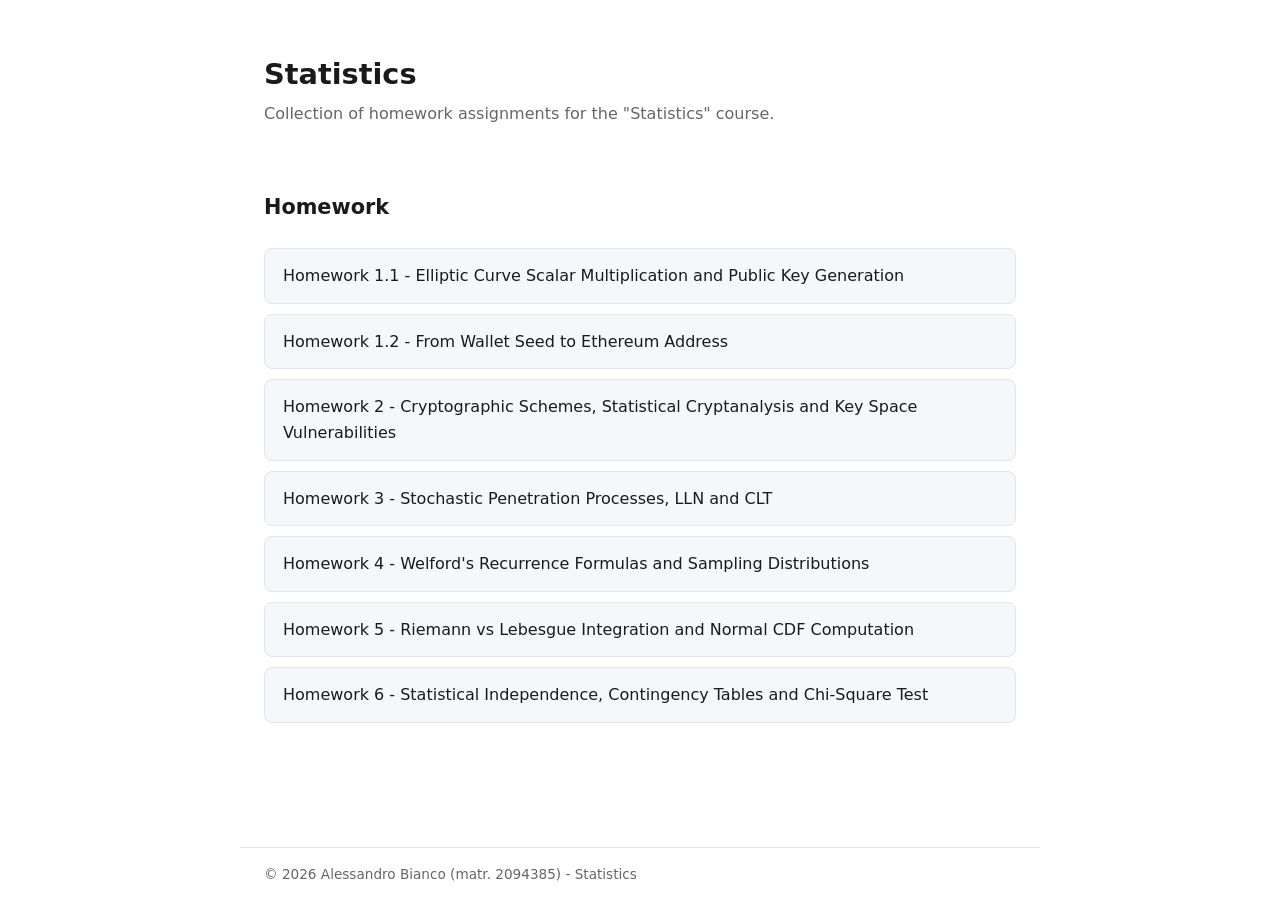
<file: index.html>
<!DOCTYPE html>
<html lang="it">
<head>
  <meta charset="UTF-8">
  <meta name="viewport" content="width=device-width, initial-scale=1.0">
  <title>Statistics</title>
  <link rel="stylesheet" href="style.css">
  <link rel="icon" href="./statistics.ico">
</head>
<body>

  <header class="site-header">
    <h1>Statistics</h1>
    <p class="subtitle">Collection of homework assignments for the "Statistics" course.</p>
  </header>

  <main>
    <h2>Homework</h2>
    <ul class="hw-list">
      <li><a href="hw1/homework1.html">Homework 1.1 - Elliptic Curve Scalar Multiplication and Public Key Generation</a></li>
      <li><a href="hw2/homework2.html">Homework 1.2 - From Wallet Seed to Ethereum Address</a></li>
      <li><a href="hw2_2/homework2_2.html">Homework 2 - Cryptographic Schemes, Statistical Cryptanalysis and Key Space Vulnerabilities</a></li>
      <li><a href="hw3/homework3.html">Homework 3 - Stochastic Penetration Processes, LLN and CLT</a></li>
      <li><a href="hw4/homework4.html">Homework 4 - Welford's Recurrence Formulas and Sampling Distributions</a></li>
      <li><a href="hw5/homework5.html">Homework 5 - Riemann vs Lebesgue Integration and Normal CDF Computation</a></li>
      <li><a href="hw6/homework6.html">Homework 6 - Statistical Independence, Contingency Tables and Chi-Square Test</a></li>
    </ul>
  </main>

  <footer class="site-footer">
    © 2026 Alessandro Bianco (matr. 2094385) - Statistics
  </footer>

</body>
</html>
</file>
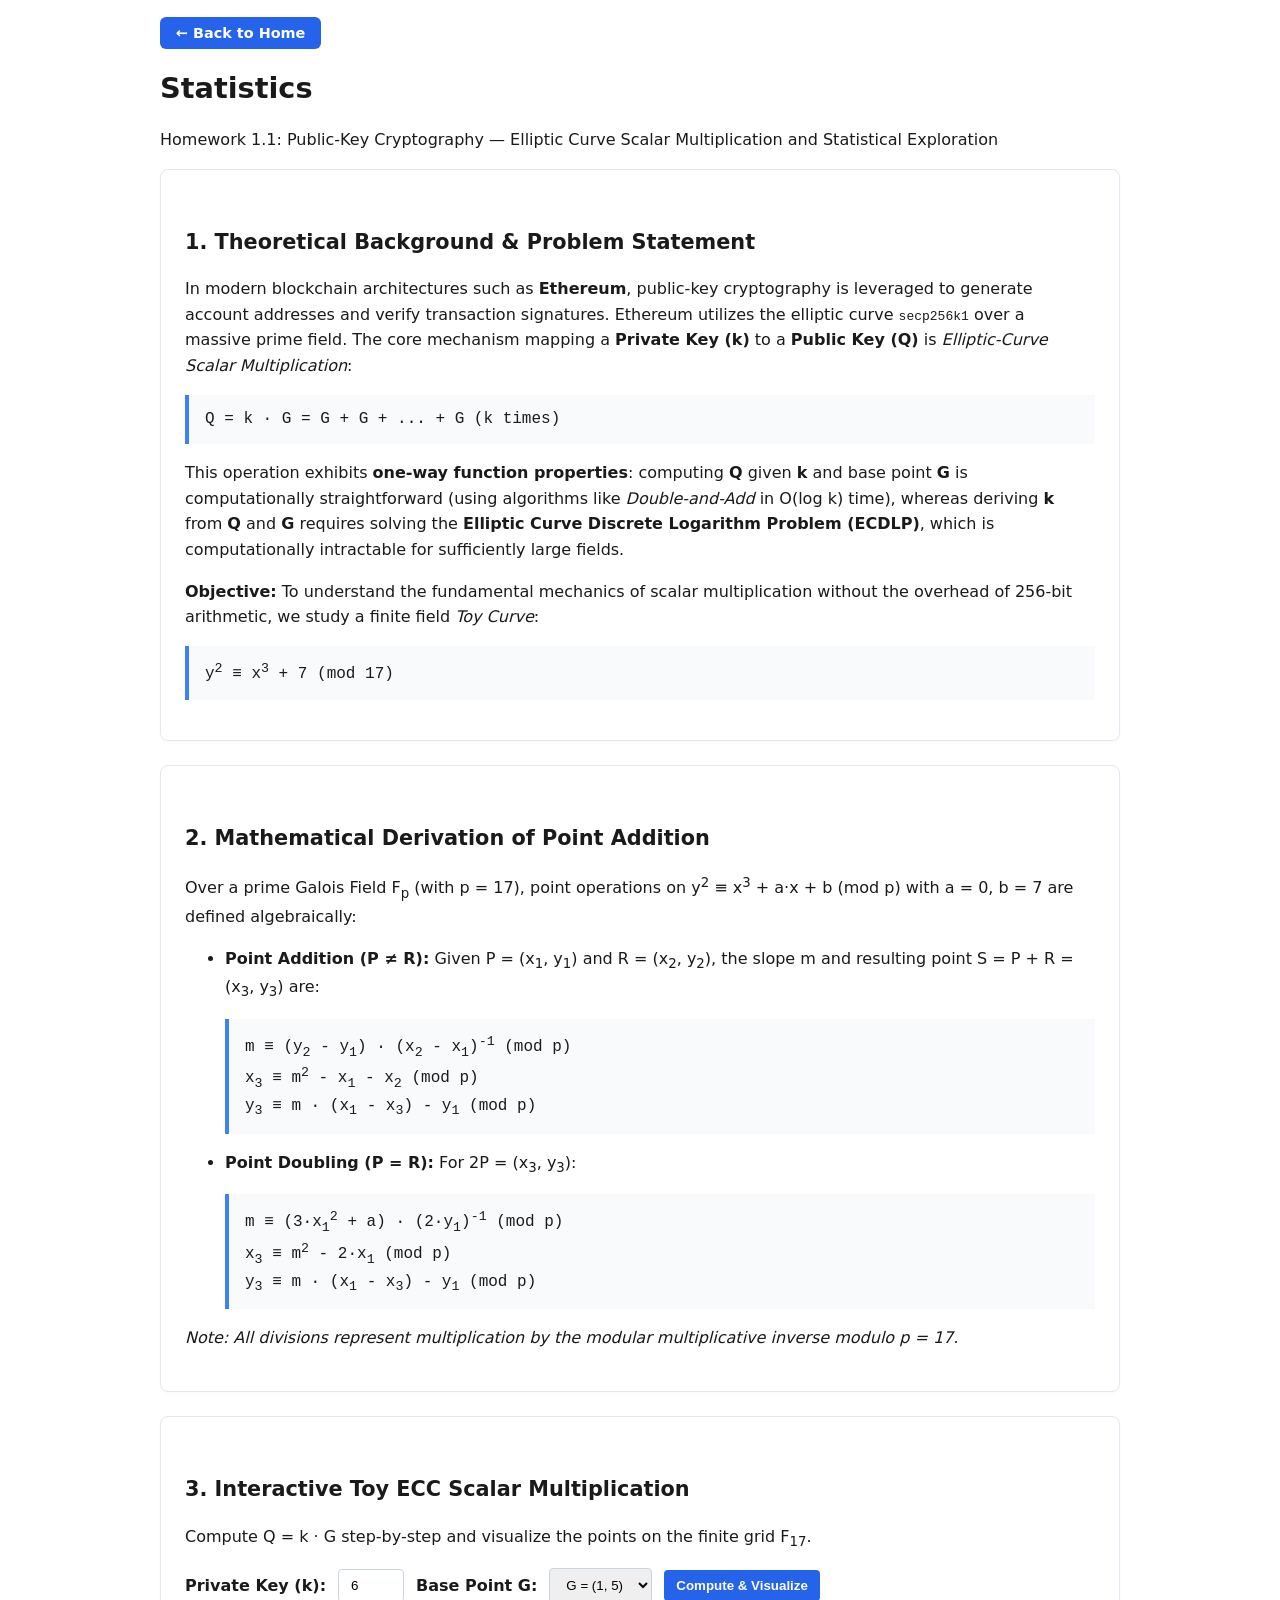
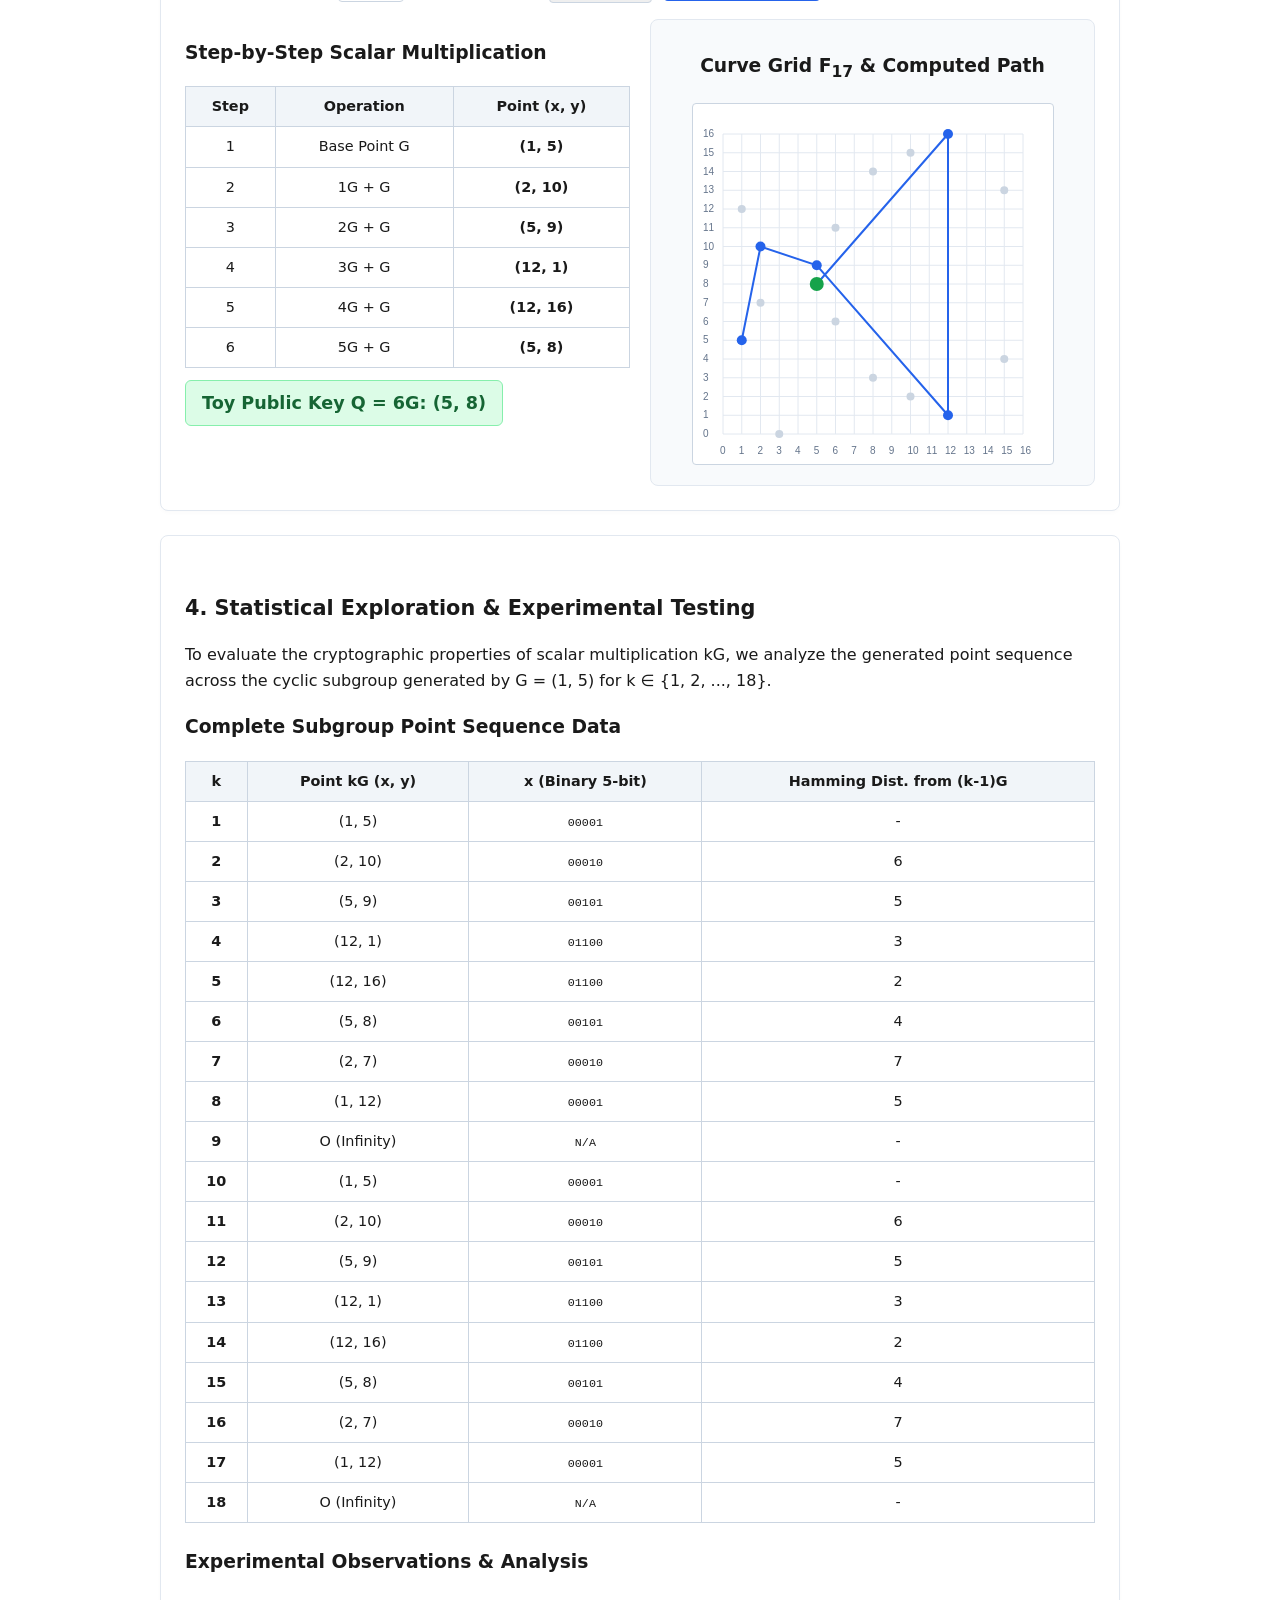
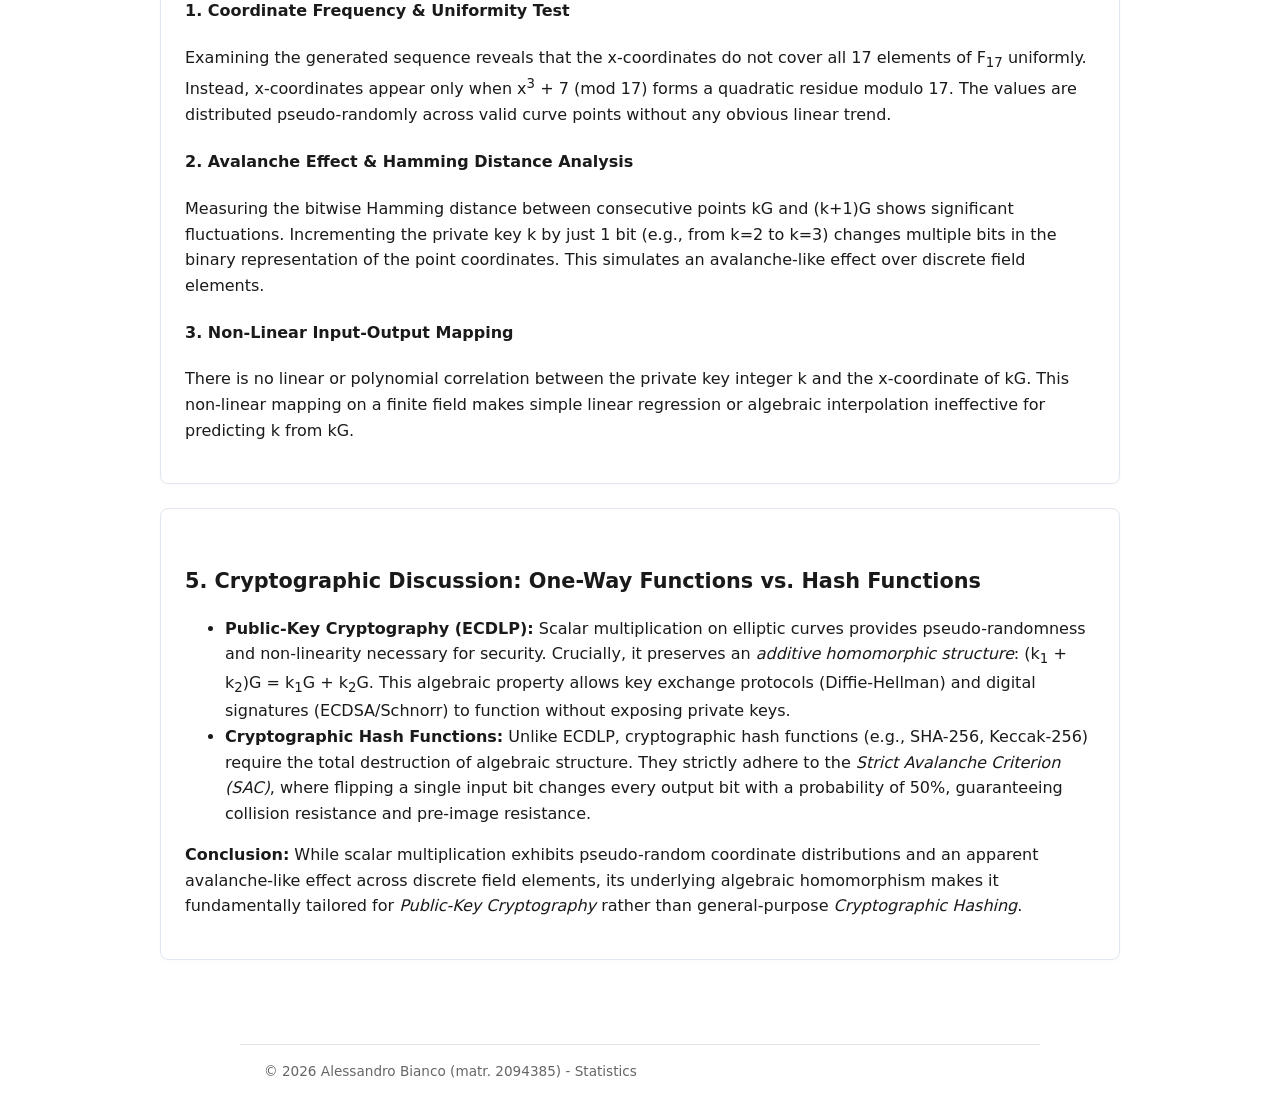
<file: hw1/homework1.html>
<!DOCTYPE html>
<html lang="en">
<head>
  <meta charset="UTF-8">
  <meta name="viewport" content="width=device-width, initial-scale=1.0">
  <title>Homework 1 - Statistics 2026</title>
  <link rel="stylesheet" href="../style.css">
  <link rel="icon" href="../statistics.ico">
  <script src="homework1.js" defer></script>
</head>
<body>
  <main class="hw-container">
    <a href="../index.html" class="btn-back">&larr; Back to Home</a>
    <h1>Statistics</h1>
    <p>Homework 1.1: Public-Key Cryptography — Elliptic Curve Scalar Multiplication and Statistical Exploration</p>

    <!-- Section 1: Theoretical Background -->
    <section class="section-box">
      <h2>1. Theoretical Background &amp; Problem Statement</h2>
      <p>
        In modern blockchain architectures such as <strong>Ethereum</strong>, public-key cryptography is leveraged to generate account addresses and verify transaction signatures. 
        Ethereum utilizes the elliptic curve <code>secp256k1</code> over a massive prime field. The core mechanism mapping a <strong>Private Key (k)</strong> to a <strong>Public Key (Q)</strong> is <em>Elliptic-Curve Scalar Multiplication</em>:
      </p>
      <div class="math-block">
        Q = k · G = G + G + ... + G  (k times)
      </div>
      <p>
        This operation exhibits <strong>one-way function properties</strong>: computing <strong>Q</strong> given <strong>k</strong> and base point <strong>G</strong> is computationally straightforward (using algorithms like <em>Double-and-Add</em> in O(log k) time), whereas deriving <strong>k</strong> from <strong>Q</strong> and <strong>G</strong> requires solving the <strong>Elliptic Curve Discrete Logarithm Problem (ECDLP)</strong>, which is computationally intractable for sufficiently large fields.
      </p>
      <p>
        <strong>Objective:</strong> To understand the fundamental mechanics of scalar multiplication without the overhead of 256-bit arithmetic, we study a finite field <em>Toy Curve</em>:
      </p>
      <div class="math-block">
        y<sup>2</sup> &equiv; x<sup>3</sup> + 7  (mod 17)
      </div>
    </section>

    <!-- Section 2: Mathematical Derivation -->
    <section class="section-box">
      <h2>2. Mathematical Derivation of Point Addition</h2>
      <p>
        Over a prime Galois Field F<sub>p</sub> (with p = 17), point operations on y<sup>2</sup> &equiv; x<sup>3</sup> + a·x + b (mod p) with a = 0, b = 7 are defined algebraically:
      </p>
      <ul>
        <li><strong>Point Addition (P &ne; R):</strong> Given P = (x<sub>1</sub>, y<sub>1</sub>) and R = (x<sub>2</sub>, y<sub>2</sub>), the slope m and resulting point S = P + R = (x<sub>3</sub>, y<sub>3</sub>) are:
          <div class="math-block">
            m &equiv; (y<sub>2</sub> - y<sub>1</sub>) · (x<sub>2</sub> - x<sub>1</sub>)<sup>-1</sup> (mod p)<br>
            x<sub>3</sub> &equiv; m<sup>2</sup> - x<sub>1</sub> - x<sub>2</sub> (mod p)<br>
            y<sub>3</sub> &equiv; m · (x<sub>1</sub> - x<sub>3</sub>) - y<sub>1</sub> (mod p)
          </div>
        </li>
        <li><strong>Point Doubling (P = R):</strong> For 2P = (x<sub>3</sub>, y<sub>3</sub>):
          <div class="math-block">
            m &equiv; (3·x<sub>1</sub><sup>2</sup> + a) · (2·y<sub>1</sub>)<sup>-1</sup> (mod p)<br>
            x<sub>3</sub> &equiv; m<sup>2</sup> - 2·x<sub>1</sub> (mod p)<br>
            y<sub>3</sub> &equiv; m · (x<sub>1</sub> - x<sub>3</sub>) - y<sub>1</sub> (mod p)
          </div>
        </li>
      </ul>
      <p><em>Note: All divisions represent multiplication by the modular multiplicative inverse modulo p = 17.</em></p>
    </section>

    <!-- Section 3: Interactive Application -->
    <section class="section-box">
      <h2>3. Interactive Toy ECC Scalar Multiplication</h2>
      <p>Compute Q = k · G step-by-step and visualize the points on the finite grid F<sub>17</sub>.</p>
      
      <div class="calc-controls">
        <label for="privateKey">Private Key (k):</label>
        <input type="number" id="privateKey" value="6" min="1" max="18">

        <label for="basePoint">Base Point G:</label>
        <select id="basePoint">
          <option value="1,5">G = (1, 5)</option>
          <option value="2,7">G = (2, 7)</option>
          <option value="5,8">G = (5, 8)</option>
          <option value="8,3">G = (8, 3)</option>
        </select>

        <button id="computeBtn">Compute &amp; Visualize</button>
      </div>

      <div class="grid-container">
        <div>
          <h3>Step-by-Step Scalar Multiplication</h3>
          <div class="table-wrapper">
            <table class="log-table" id="logTable">
              <thead>
                <tr>
                  <th>Step</th>
                  <th>Operation</th>
                  <th>Point (x, y)</th>
                </tr>
              </thead>
              <tbody>
                <!-- Populated dynamically by homework1.js -->
              </tbody>
            </table>
          </div>
          <div id="pubKeyDisplay" class="public-key-badge">
            Toy Public Key Q: (5, 8)
          </div>
        </div>

        <div class="canvas-container">
          <h3>Curve Grid F<sub>17</sub> &amp; Computed Path</h3>
          <canvas id="eccCanvas" width="360" height="360"></canvas>
        </div>
      </div>
    </section>

    <!-- Section 4: Statistical Exploration -->
    <section class="section-box">
      <h2>4. Statistical Exploration &amp; Experimental Testing</h2>
      <p>
        To evaluate the cryptographic properties of scalar multiplication kG, we analyze the generated point sequence across the cyclic subgroup generated by G = (1, 5) for k &isin; {1, 2, ..., 18}.
      </p>

      <h3>Complete Subgroup Point Sequence Data</h3>
      <div class="table-wrapper">
        <table class="log-table" id="statsTable">
          <thead>
            <tr>
              <th>k</th>
              <th>Point kG (x, y)</th>
              <th>x (Binary 5-bit)</th>
              <th>Hamming Dist. from (k-1)G</th>
            </tr>
          </thead>
          <tbody>
            <!-- Populated dynamically by homework1.js -->
          </tbody>
        </table>
      </div>

      <div style="margin-top: 24px;">
        <h3>Experimental Observations &amp; Analysis</h3>
        
        <h4>1. Coordinate Frequency &amp; Uniformity Test</h4>
        <p>
          Examining the generated sequence reveals that the x-coordinates do not cover all 17 elements of F<sub>17</sub> uniformly. Instead, x-coordinates appear only when x<sup>3</sup> + 7 (mod 17) forms a quadratic residue modulo 17. The values are distributed pseudo-randomly across valid curve points without any obvious linear trend.
        </p>

        <h4>2. Avalanche Effect &amp; Hamming Distance Analysis</h4>
        <p>
          Measuring the bitwise Hamming distance between consecutive points kG and (k+1)G shows significant fluctuations. Incrementing the private key k by just 1 bit (e.g., from k=2 to k=3) changes multiple bits in the binary representation of the point coordinates. This simulates an avalanche-like effect over discrete field elements.
        </p>

        <h4>3. Non-Linear Input-Output Mapping</h4>
        <p>
          There is no linear or polynomial correlation between the private key integer k and the x-coordinate of kG. This non-linear mapping on a finite field makes simple linear regression or algebraic interpolation ineffective for predicting k from kG.
        </p>
      </div>
    </section>

    <!-- Section 5: Cryptographic Discussion -->
    <section class="section-box">
      <h2>5. Cryptographic Discussion: One-Way Functions vs. Hash Functions</h2>
      <ul>
        <li>
          <strong>Public-Key Cryptography (ECDLP):</strong> Scalar multiplication on elliptic curves provides pseudo-randomness and non-linearity necessary for security. Crucially, it preserves an <em>additive homomorphic structure</em>: (k<sub>1</sub> + k<sub>2</sub>)G = k<sub>1</sub>G + k<sub>2</sub>G. This algebraic property allows key exchange protocols (Diffie-Hellman) and digital signatures (ECDSA/Schnorr) to function without exposing private keys.
        </li>
        <li>
          <strong>Cryptographic Hash Functions:</strong> Unlike ECDLP, cryptographic hash functions (e.g., SHA-256, Keccak-256) require the total destruction of algebraic structure. They strictly adhere to the <em>Strict Avalanche Criterion (SAC)</em>, where flipping a single input bit changes every output bit with a probability of 50%, guaranteeing collision resistance and pre-image resistance.
        </li>
      </ul>
      <p>
        <strong>Conclusion:</strong> While scalar multiplication exhibits pseudo-random coordinate distributions and an apparent avalanche-like effect across discrete field elements, its underlying algebraic homomorphism makes it fundamentally tailored for <em>Public-Key Cryptography</em> rather than general-purpose <em>Cryptographic Hashing</em>.
      </p>
    </section>

  </main>

  <footer class="site-footer">
    © 2026 Alessandro Bianco (matr. 2094385) - Statistics
  </footer>

</body>
</html>
</file>
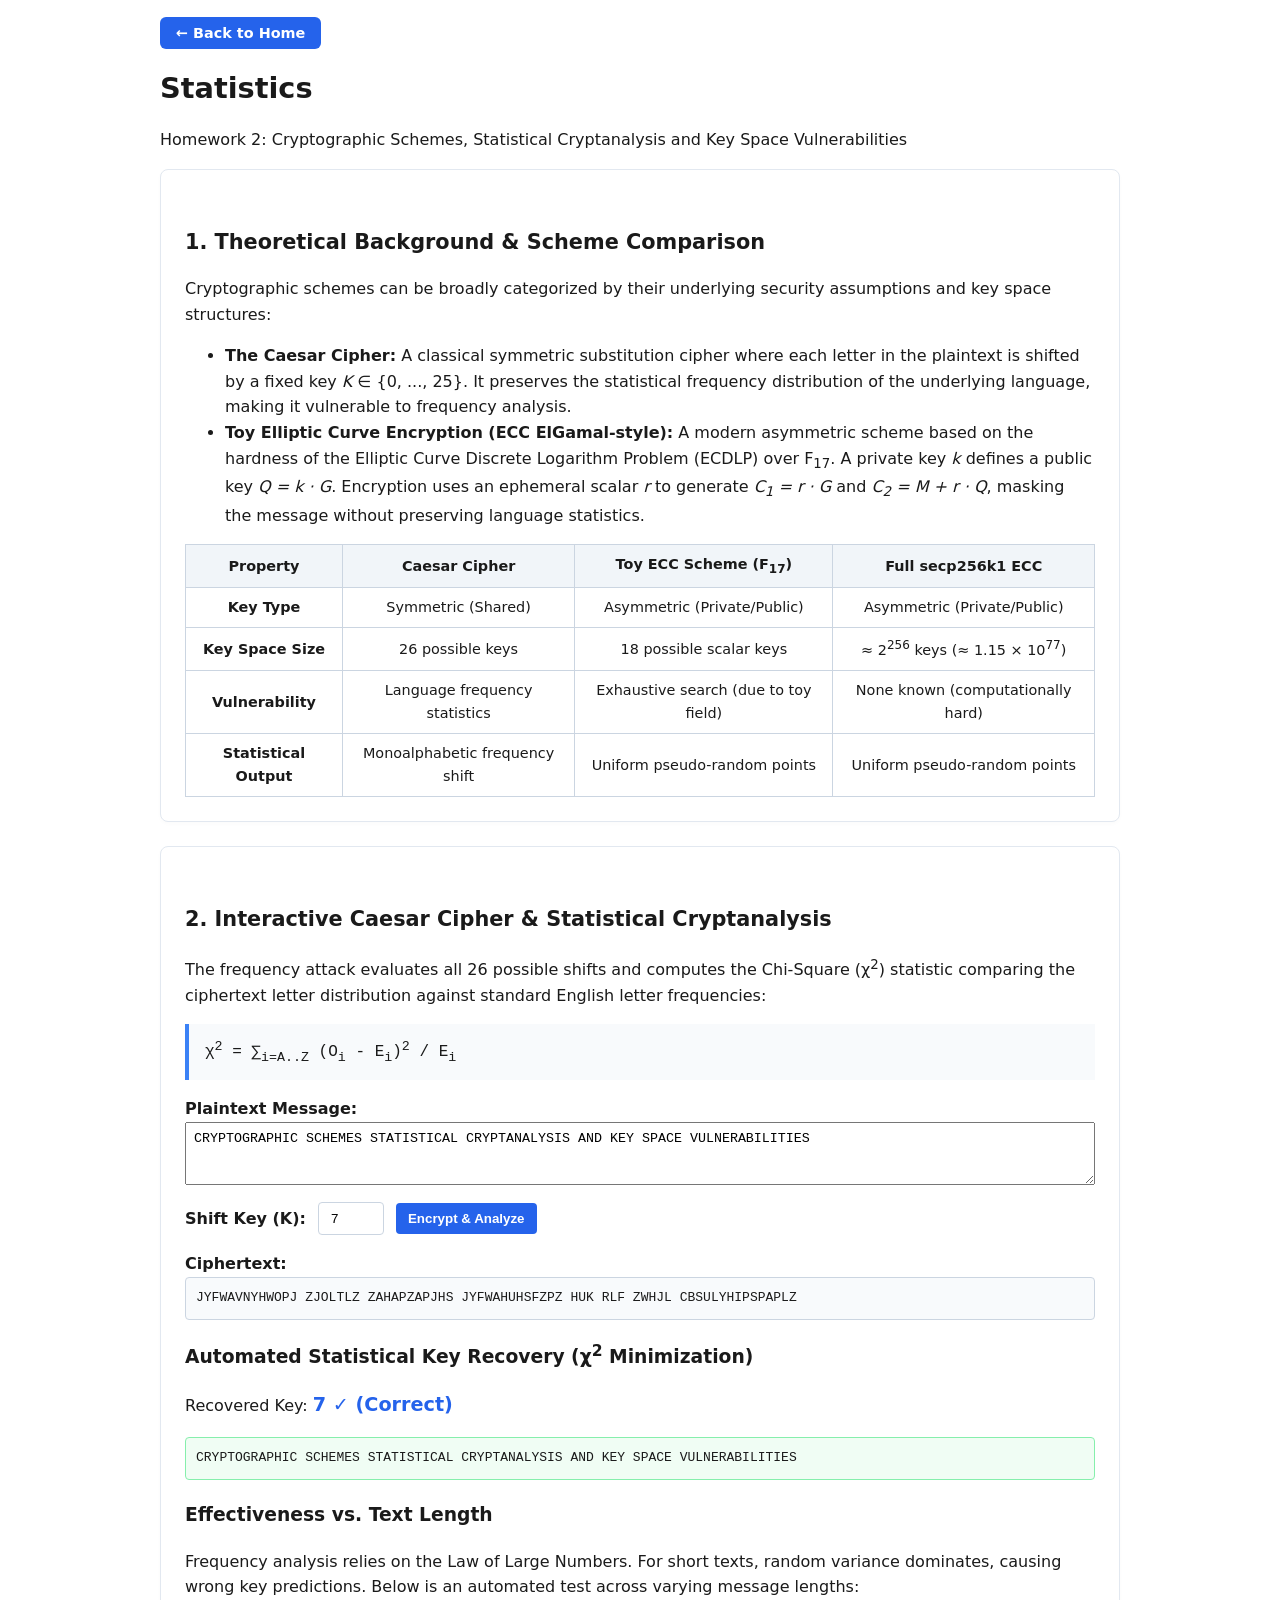
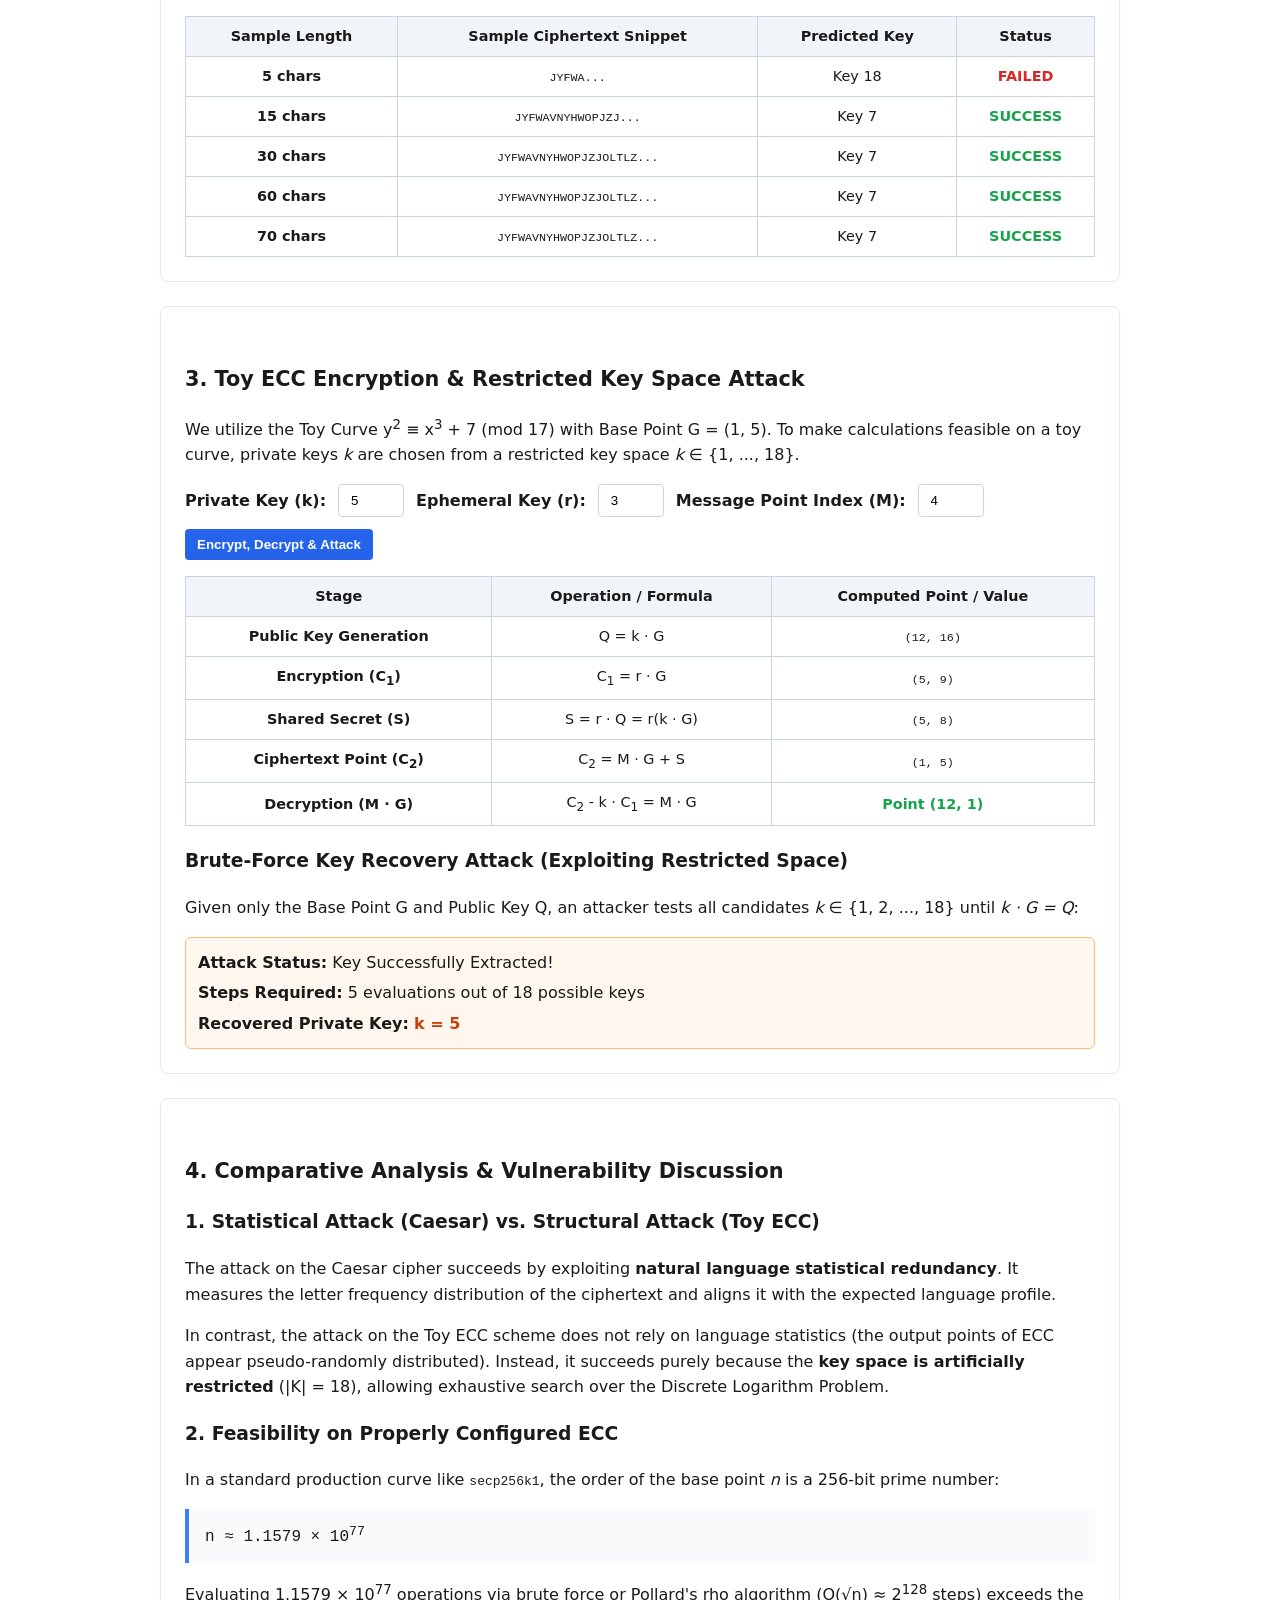
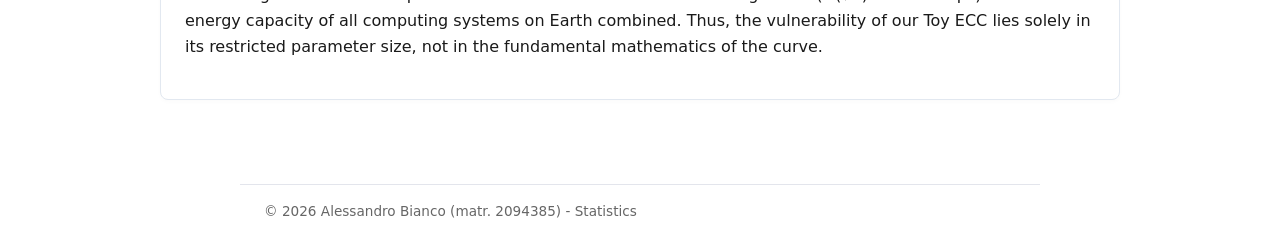
<file: hw2_2/homework2_2.html>
<!DOCTYPE html>
<html lang="en">
<head>
  <meta charset="UTF-8">
  <meta name="viewport" content="width=device-width, initial-scale=1.0">
  <title>Homework 2 - Statistics 2026</title>
  <link rel="stylesheet" href="../style.css">
  <link rel="icon" href="../statistics.ico">
  <script src="homework2_2.js" defer></script>
</head>
<body>
  <main class="hw-container">
    <a href="../index.html" class="btn-back">&larr; Back to Home</a>
    <h1>Statistics</h1>
    <p>Homework 2: Cryptographic Schemes, Statistical Cryptanalysis and Key Space Vulnerabilities</p>

    <!-- Section 1: Classical vs Modern Cryptography -->
    <section class="section-box">
      <h2>1. Theoretical Background &amp; Scheme Comparison</h2>
      <p>
        Cryptographic schemes can be broadly categorized by their underlying security assumptions and key space structures:
      </p>
      <ul>
        <li>
          <strong>The Caesar Cipher:</strong> A classical symmetric substitution cipher where each letter in the plaintext is shifted by a fixed key <em>K</em> &isin; {0, ..., 25}. It preserves the statistical frequency distribution of the underlying language, making it vulnerable to frequency analysis.
        </li>
        <li>
          <strong>Toy Elliptic Curve Encryption (ECC ElGamal-style):</strong> A modern asymmetric scheme based on the hardness of the Elliptic Curve Discrete Logarithm Problem (ECDLP) over F<sub>17</sub>. A private key <em>k</em> defines a public key <em>Q = k &middot; G</em>. Encryption uses an ephemeral scalar <em>r</em> to generate <em>C<sub>1</sub> = r &middot; G</em> and <em>C<sub>2</sub> = M + r &middot; Q</em>, masking the message without preserving language statistics.
        </li>
      </ul>

      <div class="table-wrapper" style="margin-top: 15px;">
        <table class="log-table">
          <thead>
            <tr>
              <th>Property</th>
              <th>Caesar Cipher</th>
              <th>Toy ECC Scheme (F<sub>17</sub>)</th>
              <th>Full secp256k1 ECC</th>
            </tr>
          </thead>
          <tbody>
            <tr>
              <td><strong>Key Type</strong></td>
              <td>Symmetric (Shared)</td>
              <td>Asymmetric (Private/Public)</td>
              <td>Asymmetric (Private/Public)</td>
            </tr>
            <tr>
              <td><strong>Key Space Size</strong></td>
              <td>26 possible keys</td>
              <td>18 possible scalar keys</td>
              <td>&approx; 2<sup>256</sup> keys (&approx; 1.15 &times; 10<sup>77</sup>)</td>
            </tr>
            <tr>
              <td><strong>Vulnerability</strong></td>
              <td>Language frequency statistics</td>
              <td>Exhaustive search (due to toy field)</td>
              <td>None known (computationally hard)</td>
            </tr>
            <tr>
              <td><strong>Statistical Output</strong></td>
              <td>Monoalphabetic frequency shift</td>
              <td>Uniform pseudo-random points</td>
              <td>Uniform pseudo-random points</td>
            </tr>
          </tbody>
        </table>
      </div>
    </section>

    <!-- Section 2: Caesar Cipher & Statistical Cryptanalysis -->
    <section class="section-box">
      <h2>2. Interactive Caesar Cipher &amp; Statistical Cryptanalysis</h2>
      <p>
        The frequency attack evaluates all 26 possible shifts and computes the Chi-Square (&chi;<sup>2</sup>) statistic comparing the ciphertext letter distribution against standard English letter frequencies:
      </p>
      <div class="math-block">
        &chi;<sup>2</sup> = &sum;<sub>i=A..Z</sub> (O<sub>i</sub> - E<sub>i</sub>)<sup>2</sup> / E<sub>i</sub>
      </div>

      <div style="margin-top: 15px;">
        <label for="caesarInput"><strong>Plaintext Message:</strong></label>
        <textarea id="caesarInput" rows="3" style="width: 100%; padding: 8px; font-family: monospace;">CRYPTOGRAPHIC SCHEMES STATISTICAL CRYPTANALYSIS AND KEY SPACE VULNERABILITIES</textarea>
      </div>

      <div class="calc-controls" style="margin-top: 10px;">
        <label for="caesarShift">Shift Key (K):</label>
        <input type="number" id="caesarShift" value="7" min="0" max="25">
        <button id="encryptCaesarBtn">Encrypt &amp; Analyze</button>
      </div>

      <div style="margin-top: 15px;">
        <label><strong>Ciphertext:</strong></label>
        <div id="caesarCiphertext" style="font-family: monospace; background: #f8fafc; padding: 10px; border: 1px solid #cbd5e1; border-radius: 4px; word-break: break-all;">-</div>
      </div>

      <div style="margin-top: 15px;">
        <h3>Automated Statistical Key Recovery (&chi;<sup>2</sup> Minimization)</h3>
        <p>Recovered Key: <strong id="recoveredKeyDisplay" style="color: #2563eb; font-size: 1.2em;">-</strong></p>
        <div id="decryptedCaesar" style="font-family: monospace; background: #f0fdf4; padding: 10px; border: 1px solid #86efac; border-radius: 4px; word-break: break-all;">-</div>
      </div>

      <div style="margin-top: 20px;">
        <h3>Effectiveness vs. Text Length</h3>
        <p>
          Frequency analysis relies on the Law of Large Numbers. For short texts, random variance dominates, causing wrong key predictions. Below is an automated test across varying message lengths:
        </p>
        <div class="table-wrapper">
          <table class="log-table" id="lengthTestTable">
            <thead>
              <tr>
                <th>Sample Length</th>
                <th>Sample Ciphertext Snippet</th>
                <th>Predicted Key</th>
                <th>Status</th>
              </tr>
            </thead>
            <tbody>
              <!-- Populated dynamically -->
            </tbody>
          </table>
        </div>
      </div>
    </section>

    <!-- Section 3: Toy ECC Encryption & Key Space Attack -->
    <section class="section-box">
      <h2>3. Toy ECC Encryption &amp; Restricted Key Space Attack</h2>
      <p>
        We utilize the Toy Curve y<sup>2</sup> &equiv; x<sup>3</sup> + 7 (mod 17) with Base Point G = (1, 5). To make calculations feasible on a toy curve, private keys <em>k</em> are chosen from a restricted key space <em>k</em> &isin; {1, ..., 18}.
      </p>

      <div class="calc-controls">
        <label for="eccPrivKey">Private Key (k):</label>
        <input type="number" id="eccPrivKey" value="5" min="1" max="18">

        <label for="eccEphKey">Ephemeral Key (r):</label>
        <input type="number" id="eccEphKey" value="3" min="1" max="18">

        <label for="eccMsgVal">Message Point Index (M):</label>
        <input type="number" id="eccMsgVal" value="4" min="1" max="18">

        <button id="runEccBtn">Encrypt, Decrypt &amp; Attack</button>
      </div>

      <div class="table-wrapper" style="margin-top: 15px;">
        <table class="log-table">
          <thead>
            <tr>
              <th>Stage</th>
              <th>Operation / Formula</th>
              <th>Computed Point / Value</th>
            </tr>
          </thead>
          <tbody>
            <tr>
              <td><strong>Public Key Generation</strong></td>
              <td>Q = k &middot; G</td>
              <td><code id="eccPubKeyDisplay">-</code></td>
            </tr>
            <tr>
              <td><strong>Encryption (C<sub>1</sub>)</strong></td>
              <td>C<sub>1</sub> = r &middot; G</td>
              <td><code id="eccC1Display">-</code></td>
            </tr>
            <tr>
              <td><strong>Shared Secret (S)</strong></td>
              <td>S = r &middot; Q = r(k &middot; G)</td>
              <td><code id="eccSDisplay">-</code></td>
            </tr>
            <tr>
              <td><strong>Ciphertext Point (C<sub>2</sub>)</strong></td>
              <td>C<sub>2</sub> = M &middot; G + S</td>
              <td><code id="eccC2Display">-</code></td>
            </tr>
            <tr>
              <td><strong>Decryption (M &middot; G)</strong></td>
              <td>C<sub>2</sub> - k &middot; C<sub>1</sub> = M &middot; G</td>
              <td><strong id="eccDecryptedDisplay" style="color: #16a34a;">-</strong></td>
            </tr>
          </tbody>
        </table>
      </div>

      <div style="margin-top: 20px;">
        <h3>Brute-Force Key Recovery Attack (Exploiting Restricted Space)</h3>
        <p>
          Given only the Base Point G and Public Key Q, an attacker tests all candidates <em>k</em> &isin; {1, 2, ..., 18} until <em>k &middot; G = Q</em>:
        </p>
        <div style="background: #fff7ed; padding: 12px; border: 1px solid #fdba74; border-radius: 6px;">
          <p style="margin: 0;"><strong>Attack Status:</strong> <span id="eccAttackStatus">-</span></p>
          <p style="margin: 5px 0 0 0;"><strong>Steps Required:</strong> <span id="eccAttackSteps">-</span></p>
          <p style="margin: 5px 0 0 0;"><strong>Recovered Private Key:</strong> <strong id="eccAttackKey" style="color: #c2410c;">-</strong></p>
        </div>
      </div>
    </section>

    <!-- Section 4: Analytical Discussion -->
    <section class="section-box">
      <h2>4. Comparative Analysis &amp; Vulnerability Discussion</h2>
      
      <h3>1. Statistical Attack (Caesar) vs. Structural Attack (Toy ECC)</h3>
      <p>
        The attack on the Caesar cipher succeeds by exploiting <strong>natural language statistical redundancy</strong>. It measures the letter frequency distribution of the ciphertext and aligns it with the expected language profile.
      </p>
      <p>
        In contrast, the attack on the Toy ECC scheme does not rely on language statistics (the output points of ECC appear pseudo-randomly distributed). Instead, it succeeds purely because the <strong>key space is artificially restricted</strong> (|K| = 18), allowing exhaustive search over the Discrete Logarithm Problem.
      </p>

      <h3>2. Feasibility on Properly Configured ECC</h3>
      <p>
        In a standard production curve like <code>secp256k1</code>, the order of the base point <em>n</em> is a 256-bit prime number:
      </p>
      <div class="math-block">
        n &approx; 1.1579 &times; 10<sup>77</sup>
      </div>
      <p>
        Evaluating 1.1579 &times; 10<sup>77</sup> operations via brute force or Pollard's rho algorithm (O(&radic;n) &approx; 2<sup>128</sup> steps) exceeds the energy capacity of all computing systems on Earth combined. Thus, the vulnerability of our Toy ECC lies solely in its restricted parameter size, not in the fundamental mathematics of the curve.
      </p>
    </section>

  </main>

  <footer class="site-footer">
    © 2026 Alessandro Bianco (matr. 2094385) - Statistics
  </footer>

</body>
</html>
</file>
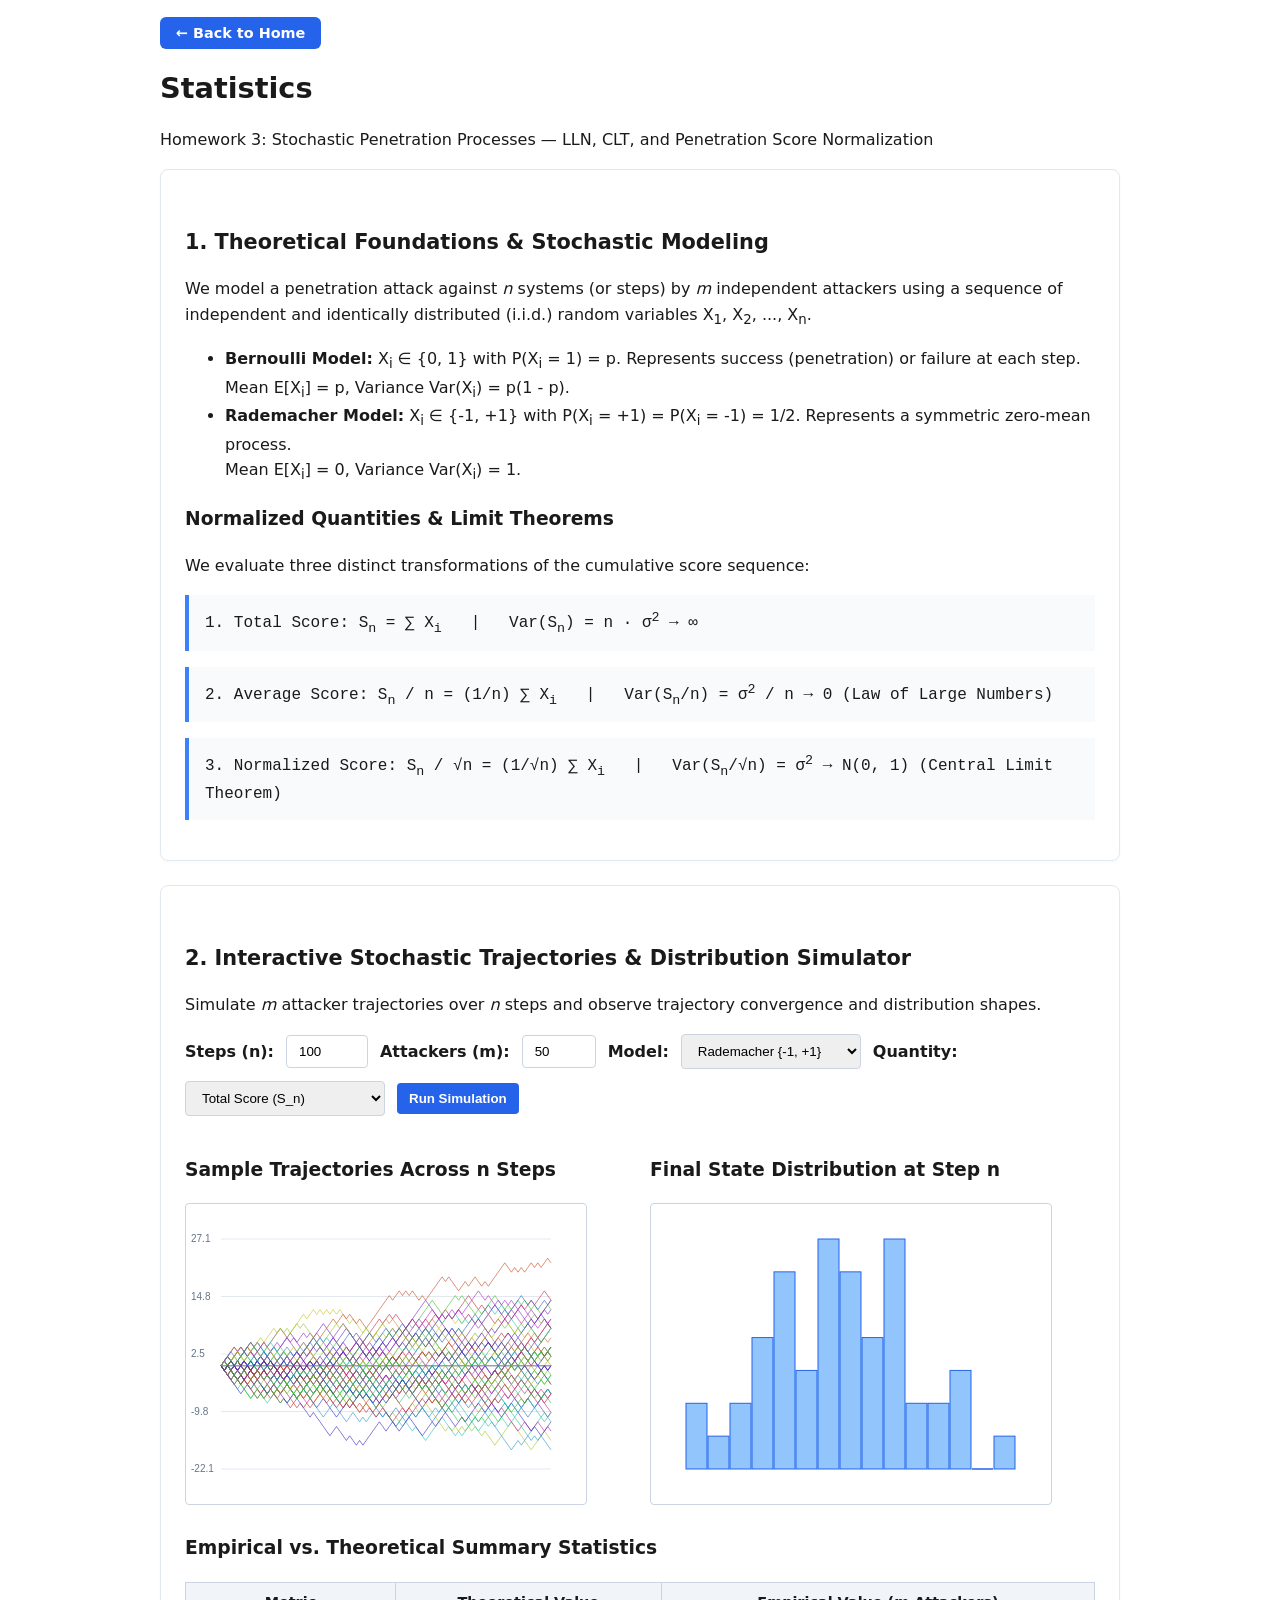
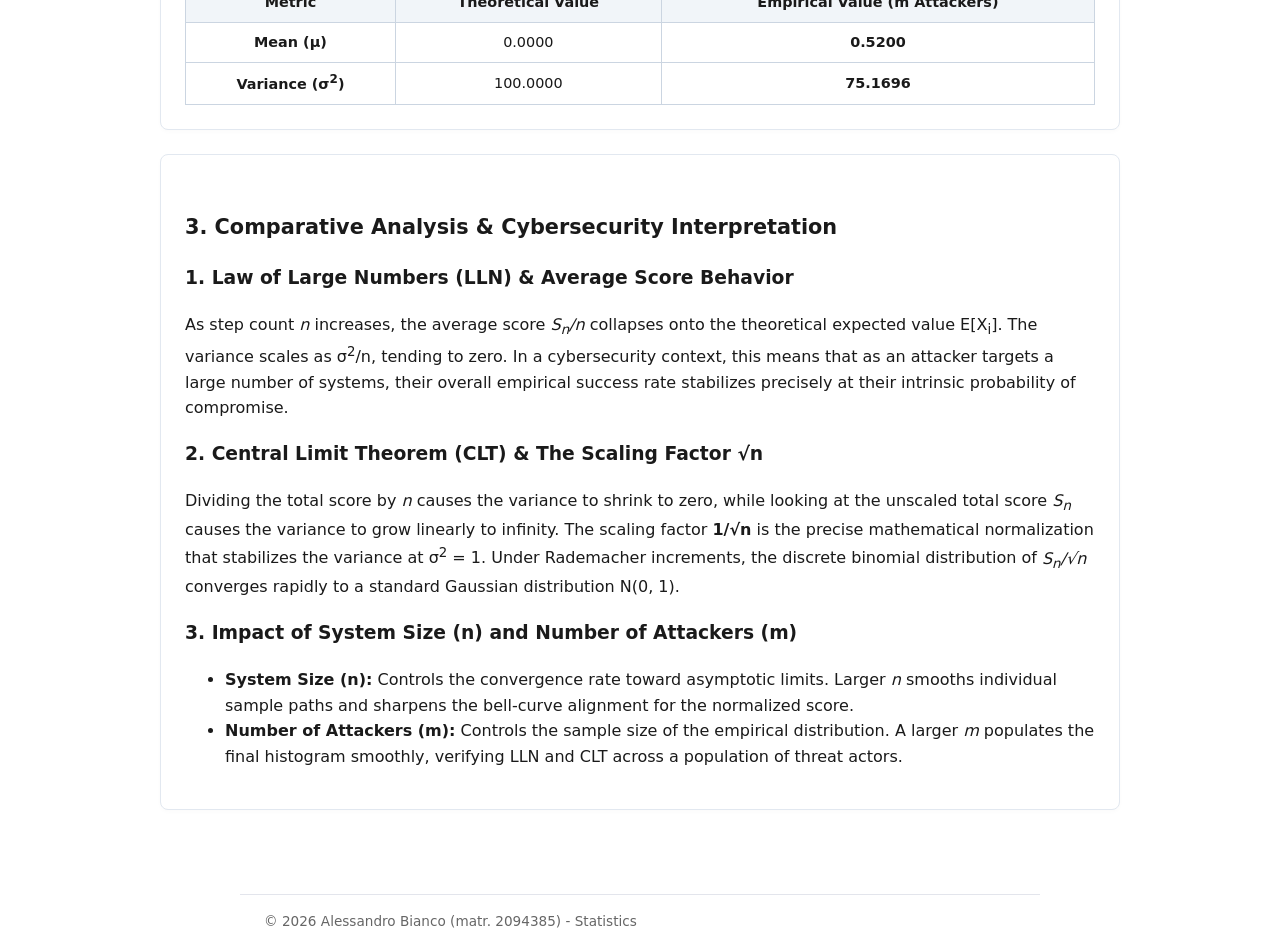
<file: hw3/homework3.html>
<!DOCTYPE html>
<html lang="en">
<head>
  <meta charset="UTF-8">
  <meta name="viewport" content="width=device-width, initial-scale=1.0">
  <title>Homework 3 - Statistics 2026</title>
  <link rel="stylesheet" href="../style.css">
  <link rel="icon" href="../statistics.ico">
  <script src="homework3.js" defer></script>
</head>
<body>
  <main class="hw-container">
    <a href="../index.html" class="btn-back">&larr; Back to Home</a>
    <h1>Statistics</h1>
    <p>Homework 3: Stochastic Penetration Processes — LLN, CLT, and Penetration Score Normalization</p>

    <!-- Section 1: Mathematical Foundations -->
    <section class="section-box">
      <h2>1. Theoretical Foundations &amp; Stochastic Modeling</h2>
      <p>
        We model a penetration attack against <em>n</em> systems (or steps) by <em>m</em> independent attackers using a sequence of independent and identically distributed (i.i.d.) random variables X<sub>1</sub>, X<sub>2</sub>, ..., X<sub>n</sub>.
      </p>
      <ul>
        <li>
          <strong>Bernoulli Model:</strong> X<sub>i</sub> &isin; {0, 1} with P(X<sub>i</sub> = 1) = p. Represents success (penetration) or failure at each step.
          <br>Mean E[X<sub>i</sub>] = p, Variance Var(X<sub>i</sub>) = p(1 - p).
        </li>
        <li>
          <strong>Rademacher Model:</strong> X<sub>i</sub> &isin; {-1, +1} with P(X<sub>i</sub> = +1) = P(X<sub>i</sub> = -1) = 1/2. Represents a symmetric zero-mean process.
          <br>Mean E[X<sub>i</sub>] = 0, Variance Var(X<sub>i</sub>) = 1.
        </li>
      </ul>

      <h3>Normalized Quantities &amp; Limit Theorems</h3>
      <p>We evaluate three distinct transformations of the cumulative score sequence:</p>
      <div class="math-block">
        1. Total Score: S<sub>n</sub> = &sum; X<sub>i</sub> &nbsp;&nbsp;|&nbsp;&nbsp; Var(S<sub>n</sub>) = n &middot; &sigma;<sup>2</sup> &rarr; &infin;
      </div>
      <div class="math-block">
        2. Average Score: S<sub>n</sub> / n = (1/n) &sum; X<sub>i</sub> &nbsp;&nbsp;|&nbsp;&nbsp; Var(S<sub>n</sub>/n) = &sigma;<sup>2</sup> / n &rarr; 0 (Law of Large Numbers)
      </div>
      <div class="math-block">
        3. Normalized Score: S<sub>n</sub> / &radic;n = (1/&radic;n) &sum; X<sub>i</sub> &nbsp;&nbsp;|&nbsp;&nbsp; Var(S<sub>n</sub>/&radic;n) = &sigma;<sup>2</sup> &rarr; N(0, 1) (Central Limit Theorem)
      </div>
    </section>

    <!-- Section 2: Interactive Simulation -->
    <section class="section-box">
      <h2>2. Interactive Stochastic Trajectories &amp; Distribution Simulator</h2>
      <p>Simulate <em>m</em> attacker trajectories over <em>n</em> steps and observe trajectory convergence and distribution shapes.</p>

      <div class="calc-controls">
        <label for="numSteps">Steps (n):</label>
        <input type="number" id="numSteps" value="100" min="10" max="1000">

        <label for="numAttackers">Attackers (m):</label>
        <input type="number" id="numAttackers" value="50" min="5" max="500">

        <label for="modelType">Model:</label>
        <select id="modelType">
          <option value="rademacher">Rademacher {-1, +1}</option>
          <option value="bernoulli">Bernoulli {0, 1} (p=0.5)</option>
        </select>

        <label for="scoreType">Quantity:</label>
        <select id="scoreType">
          <option value="total">Total Score (S_n)</option>
          <option value="average">Average Score (S_n / n)</option>
          <option value="normalized">Normalized (S_n / sqrt(n))</option>
        </select>

        <button id="runSimBtn">Run Simulation</button>
      </div>

      <div class="grid-container" style="margin-top: 20px;">
        <div>
          <h3>Sample Trajectories Across n Steps</h3>
          <canvas id="trajectoryCanvas" width="400" height="300"></canvas>
        </div>
        <div>
          <h3>Final State Distribution at Step n</h3>
          <canvas id="histogramCanvas" width="400" height="300"></canvas>
        </div>
      </div>

      <div style="margin-top: 20px;">
        <h3>Empirical vs. Theoretical Summary Statistics</h3>
        <div class="table-wrapper">
          <table class="log-table" id="statsTable">
            <thead>
              <tr>
                <th>Metric</th>
                <th>Theoretical Value</th>
                <th>Empirical Value (m Attackers)</th>
              </tr>
            </thead>
            <tbody>
              <!-- Populated dynamically -->
            </tbody>
          </table>
        </div>
      </div>
    </section>

    <!-- Section 3: Analytical Discussion -->
    <section class="section-box">
      <h2>3. Comparative Analysis &amp; Cybersecurity Interpretation</h2>
      
      <h3>1. Law of Large Numbers (LLN) &amp; Average Score Behavior</h3>
      <p>
        As step count <em>n</em> increases, the average score <em>S<sub>n</sub>/n</em> collapses onto the theoretical expected value E[X<sub>i</sub>]. The variance scales as &sigma;<sup>2</sup>/n, tending to zero. In a cybersecurity context, this means that as an attacker targets a large number of systems, their overall empirical success rate stabilizes precisely at their intrinsic probability of compromise.
      </p>

      <h3>2. Central Limit Theorem (CLT) &amp; The Scaling Factor &radic;n</h3>
      <p>
        Dividing the total score by <em>n</em> causes the variance to shrink to zero, while looking at the unscaled total score <em>S<sub>n</sub></em> causes the variance to grow linearly to infinity. 
        The scaling factor <strong>1/&radic;n</strong> is the precise mathematical normalization that stabilizes the variance at &sigma;<sup>2</sup> = 1. Under Rademacher increments, the discrete binomial distribution of <em>S<sub>n</sub>/&radic;n</em> converges rapidly to a standard Gaussian distribution N(0, 1).
      </p>

      <h3>3. Impact of System Size (n) and Number of Attackers (m)</h3>
      <ul>
        <li>
          <strong>System Size (n):</strong> Controls the convergence rate toward asymptotic limits. Larger <em>n</em> smooths individual sample paths and sharpens the bell-curve alignment for the normalized score.
        </li>
        <li>
          <strong>Number of Attackers (m):</strong> Controls the sample size of the empirical distribution. A larger <em>m</em> populates the final histogram smoothly, verifying LLN and CLT across a population of threat actors.
        </li>
      </ul>
    </section>

  </main>

  <footer class="site-footer">
    © 2026 Alessandro Bianco (matr. 2094385) - Statistics
  </footer>

</body>
</html>
</file>
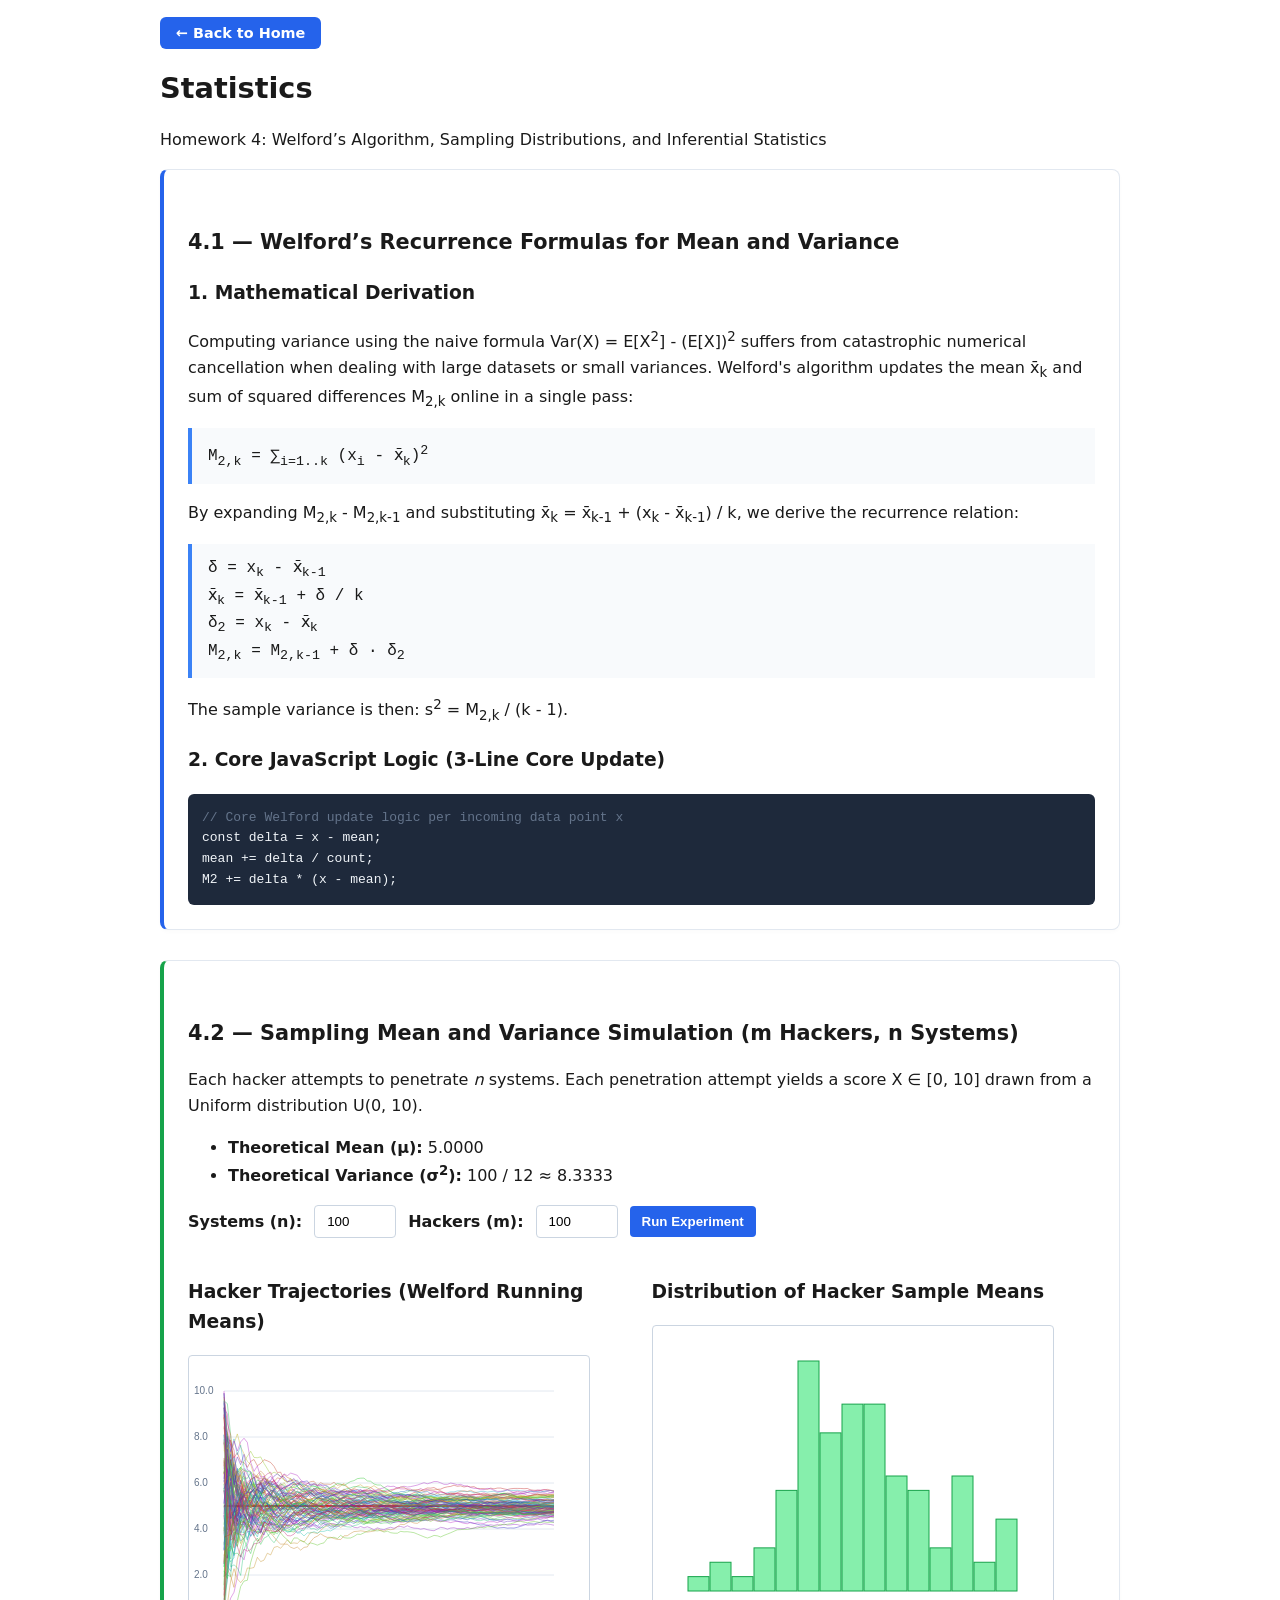
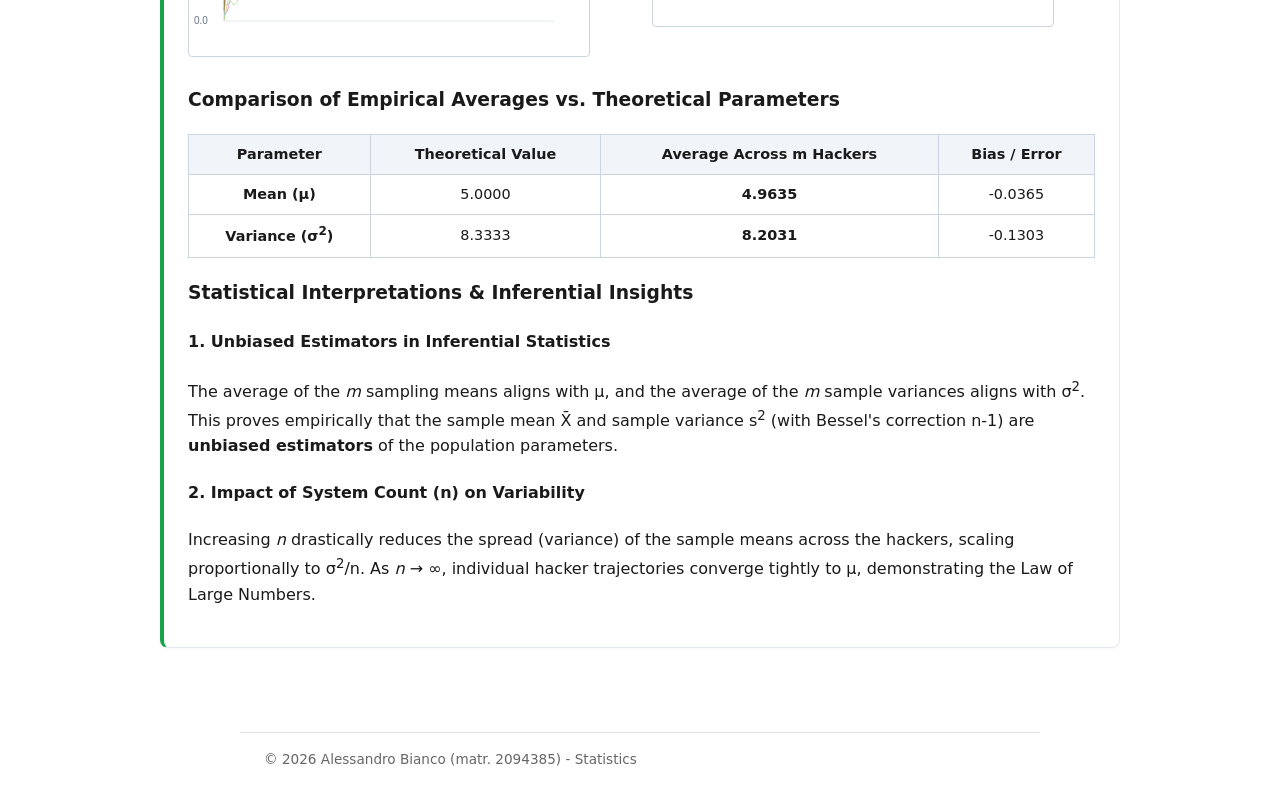
<file: hw4/homework4.html>
<!DOCTYPE html>
<html lang="en">
<head>
  <meta charset="UTF-8">
  <meta name="viewport" content="width=device-width, initial-scale=1.0">
  <title>Homework 4 - Statistics 2026</title>
  <link rel="stylesheet" href="../style.css">
  <link rel="icon" href="../statistics.ico">
  <script src="homework4.js" defer></script>
</head>
<body>
  <main class="hw-container">
    <a href="../index.html" class="btn-back">&larr; Back to Home</a>
    <h1>Statistics</h1>
    <p>Homework 4: Welford’s Algorithm, Sampling Distributions, and Inferential Statistics</p>

    <!-- ======================================================= -->
    <!-- MACRO SECTION 1: PART 4.1 - WELFORD'S FORMULAS         -->
    <!-- ======================================================= -->
    <section class="section-box" style="border-left: 4px solid #2563eb;">
      <h2>4.1 — Welford’s Recurrence Formulas for Mean and Variance</h2>
      
      <h3>1. Mathematical Derivation</h3>
      <p>
        Computing variance using the naive formula Var(X) = E[X<sup>2</sup>] - (E[X])<sup>2</sup> suffers from catastrophic numerical cancellation when dealing with large datasets or small variances. Welford's algorithm updates the mean x&#772;<sub>k</sub> and sum of squared differences M<sub>2,k</sub> online in a single pass:
      </p>
      <div class="math-block">
        M<sub>2,k</sub> = &sum;<sub>i=1..k</sub> (x<sub>i</sub> - x&#772;<sub>k</sub>)<sup>2</sup>
      </div>
      <p>By expanding M<sub>2,k</sub> - M<sub>2,k-1</sub> and substituting x&#772;<sub>k</sub> = x&#772;<sub>k-1</sub> + (x<sub>k</sub> - x&#772;<sub>k-1</sub>) / k, we derive the recurrence relation:</p>
      <div class="math-block">
        &delta; = x<sub>k</sub> - x&#772;<sub>k-1</sub><br>
        x&#772;<sub>k</sub> = x&#772;<sub>k-1</sub> + &delta; / k<br>
        &delta;<sub>2</sub> = x<sub>k</sub> - x&#772;<sub>k</sub><br>
        M<sub>2,k</sub> = M<sub>2,k-1</sub> + &delta; &middot; &delta;<sub>2</sub>
      </div>
      <p>The sample variance is then: s<sup>2</sup> = M<sub>2,k</sub> / (k - 1).</p>

      <h3>2. Core JavaScript Logic (3-Line Core Update)</h3>
      <div style="background: #1e293b; color: #f8fafc; padding: 14px; border-radius: 6px; font-family: monospace; overflow-x: auto;">
        <span style="color: #64748b;">// Core Welford update logic per incoming data point x</span><br>
        <span style="color: #f1f5f9;">const delta = x - mean;</span><br>
        <span style="color: #f1f5f9;">mean += delta / count;</span><br>
        <span style="color: #f1f5f9;">M2 += delta * (x - mean);</span>
      </div>
    </section>

    <!-- ======================================================= -->
    <!-- MACRO SECTION 2: PART 4.2 - SAMPLING MEAN & VARIANCE    -->
    <!-- ======================================================= -->
    <section class="section-box" style="border-left: 4px solid #16a34a; margin-top: 30px;">
      <h2>4.2 — Sampling Mean and Variance Simulation (m Hackers, n Systems)</h2>
      <p>
        Each hacker attempts to penetrate <em>n</em> systems. Each penetration attempt yields a score X &isin; [0, 10] drawn from a Uniform distribution U(0, 10).
      </p>
      <ul>
        <li><strong>Theoretical Mean (&mu;):</strong> 5.0000</li>
        <li><strong>Theoretical Variance (&sigma;<sup>2</sup>):</strong> 100 / 12 &approx; 8.3333</li>
      </ul>

      <div class="calc-controls" style="margin-top: 15px;">
        <label for="numSystems">Systems (n):</label>
        <input type="number" id="numSystems" value="100" min="5" max="2000">

        <label for="numHackers">Hackers (m):</label>
        <input type="number" id="numHackers" value="100" min="10" max="1000">

        <button id="runWelfordSimBtn">Run Experiment</button>
      </div>

      <div class="grid-container" style="margin-top: 20px;">
        <div>
          <h3>Hacker Trajectories (Welford Running Means)</h3>
          <canvas id="welfordTrajectoryCanvas" width="400" height="300"></canvas>
        </div>
        <div>
          <h3>Distribution of Hacker Sample Means</h3>
          <canvas id="welfordHistCanvas" width="400" height="300"></canvas>
        </div>
      </div>

      <div style="margin-top: 20px;">
        <h3>Comparison of Empirical Averages vs. Theoretical Parameters</h3>
        <div class="table-wrapper">
          <table class="log-table" id="welfordTable">
            <thead>
              <tr>
                <th>Parameter</th>
                <th>Theoretical Value</th>
                <th>Average Across m Hackers</th>
                <th>Bias / Error</th>
              </tr>
            </thead>
            <tbody>
              <!-- Populated dynamically -->
            </tbody>
          </table>
        </div>
      </div>

      <div style="margin-top: 20px;">
        <h3>Statistical Interpretations &amp; Inferential Insights</h3>
        <h4>1. Unbiased Estimators in Inferential Statistics</h4>
        <p>
          The average of the <em>m</em> sampling means aligns with &mu;, and the average of the <em>m</em> sample variances aligns with &sigma;<sup>2</sup>. This proves empirically that the sample mean X&#772; and sample variance s<sup>2</sup> (with Bessel's correction n-1) are <strong>unbiased estimators</strong> of the population parameters.
        </p>

        <h4>2. Impact of System Count (n) on Variability</h4>
        <p>
          Increasing <em>n</em> drastically reduces the spread (variance) of the sample means across the hackers, scaling proportionally to &sigma;<sup>2</sup>/n. As <em>n</em> &rarr; &infin;, individual hacker trajectories converge tightly to &mu;, demonstrating the Law of Large Numbers.
        </p>
      </div>
    </section>

  </main>

  <footer class="site-footer">
    © 2026 Alessandro Bianco (matr. 2094385) - Statistics
  </footer>

</body>
</html>
</file>
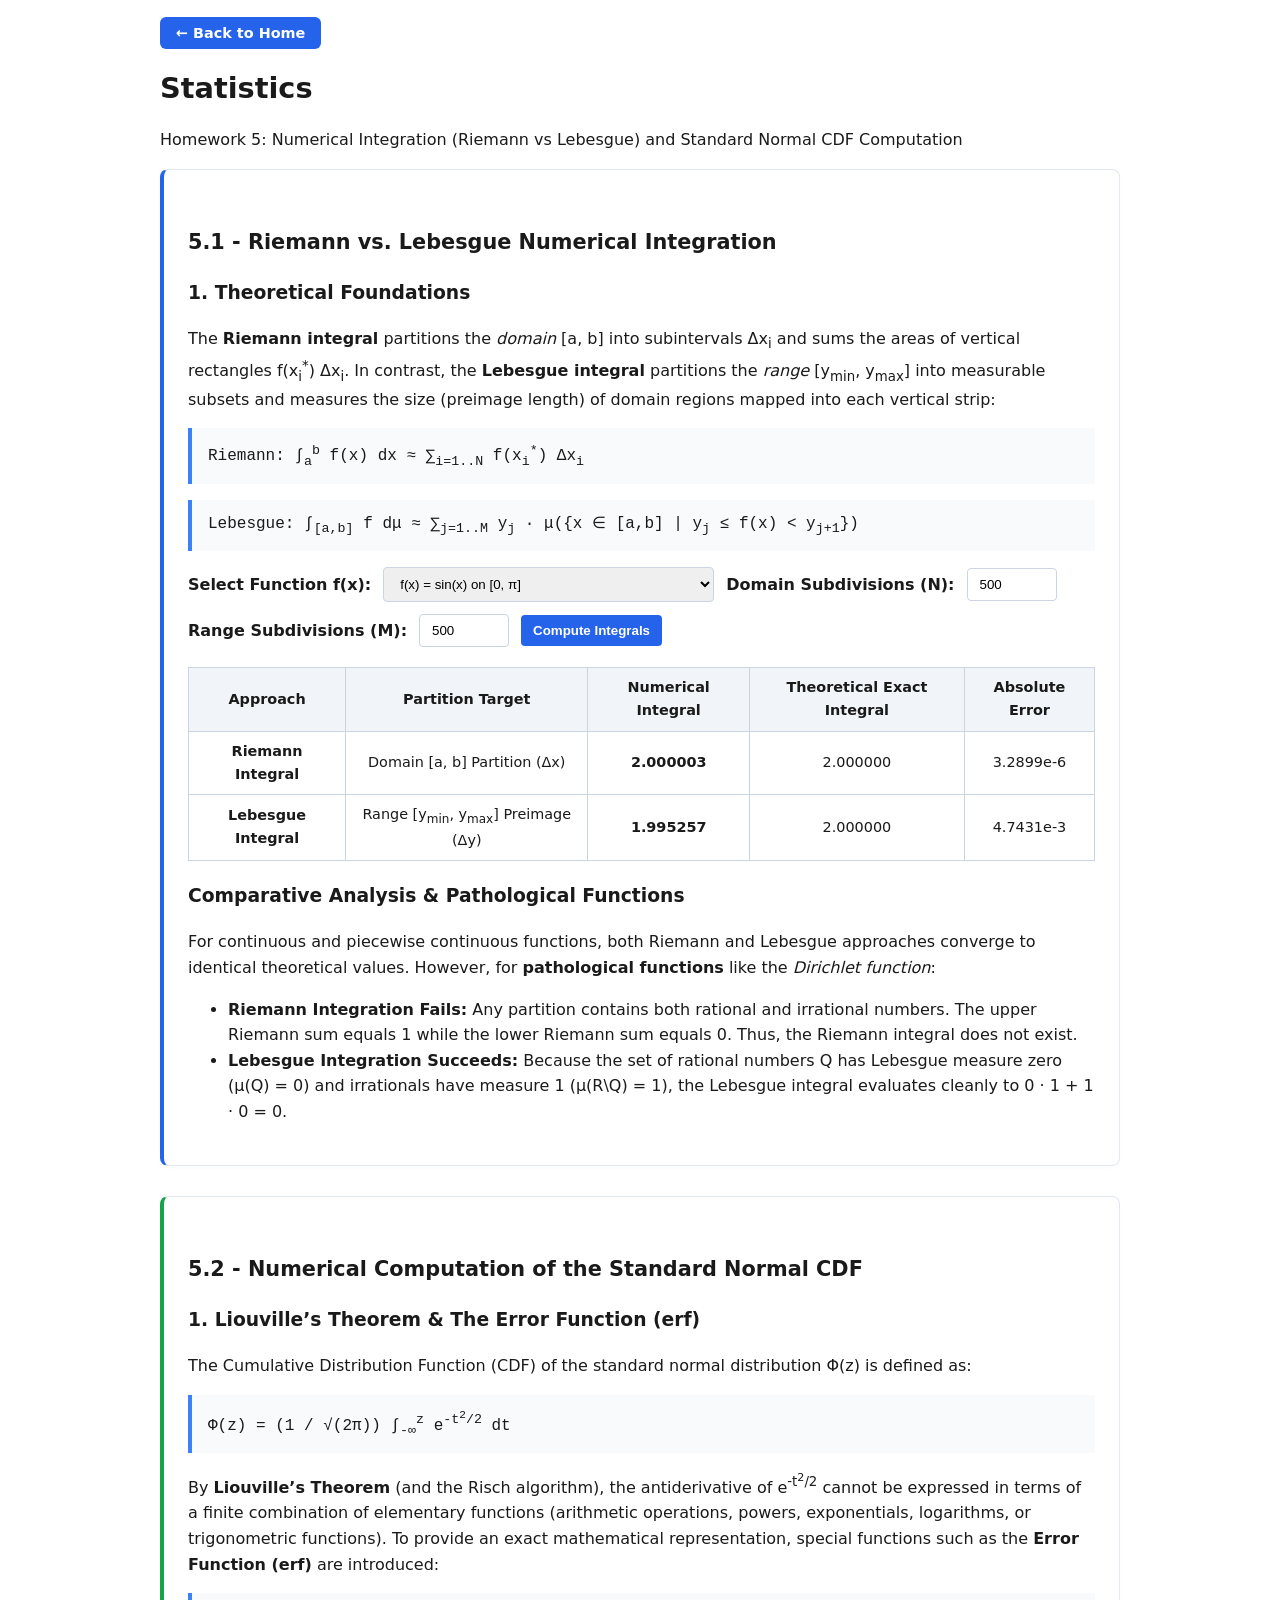
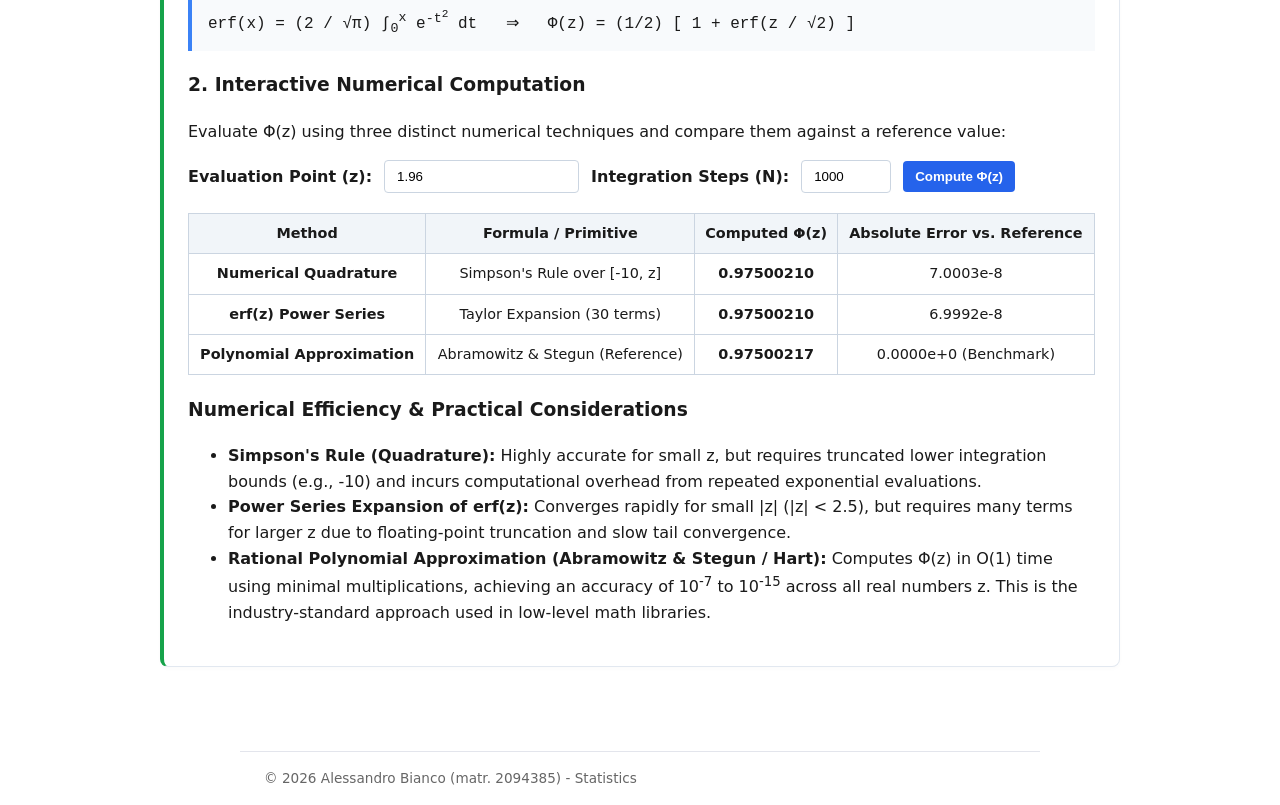
<file: hw5/homework5.html>
<!DOCTYPE html>
<html lang="en">
<head>
  <meta charset="UTF-8">
  <meta name="viewport" content="width=device-width, initial-scale=1.0">
  <title>Homework 5 - Statistics 2026</title>
  <link rel="stylesheet" href="../style.css">
  <link rel="icon" href="../statistics.ico">
  <script src="homework5.js" defer></script>
</head>
<body>
  <main class="hw-container">
    <a href="../index.html" class="btn-back">&larr; Back to Home</a>
    <h1>Statistics</h1>
    <p>Homework 5: Numerical Integration (Riemann vs Lebesgue) and Standard Normal CDF Computation</p>

    <!-- ======================================================= -->
    <!-- MACRO SECTION 1: EXERCISE 1 - RIEMANN VS LEBESGUE     -->
    <!-- ======================================================= -->
    <section class="section-box" style="border-left: 4px solid #2563eb;">
      <h2>5.1 - Riemann vs. Lebesgue Numerical Integration</h2>
      
      <h3>1. Theoretical Foundations</h3>
      <p>
        The <strong>Riemann integral</strong> partitions the <em>domain</em> [a, b] into subintervals &Delta;x<sub>i</sub> and sums the areas of vertical rectangles f(x<sub>i</sub><sup>*</sup>) &Delta;x<sub>i</sub>. 
        In contrast, the <strong>Lebesgue integral</strong> partitions the <em>range</em> [y<sub>min</sub>, y<sub>max</sub>] into measurable subsets and measures the size (preimage length) of domain regions mapped into each vertical strip:
      </p>
      <div class="math-block">
        Riemann: &int;<sub>a</sub><sup>b</sup> f(x) dx &approx; &sum;<sub>i=1..N</sub> f(x<sub>i</sub><sup>*</sup>) &Delta;x<sub>i</sub>
      </div>
      <div class="math-block">
        Lebesgue: &int;<sub>[a,b]</sub> f d&mu; &approx; &sum;<sub>j=1..M</sub> y<sub>j</sub> &middot; &mu;({x &isin; [a,b] | y<sub>j</sub> &le; f(x) &lt; y<sub>j+1</sub>})
      </div>

      <div class="calc-controls" style="margin-top: 15px;">
        <label for="functionSelect">Select Function f(x):</label>
        <select id="functionSelect">
          <option value="sin">f(x) = sin(x) on [0, &pi;]</option>
          <option value="sq">f(x) = x^2 on [0, 1]</option>
          <option value="step">f(x) = Step (1 if x >= 0.5, 0 if x < 0.5) on [0, 1]</option>
          <option value="invsqrt">f(x) = 1 / sqrt(x) on (0, 1]</option>
          <option value="dirichlet">Pathological: Dirichlet (1 if x in Q, 0 if x in R\Q)</option>
          <option value="thomae">Pathological: Thomae (1/q if x=p/q, 0 if x in R\Q)</option>
        </select>

        <label for="riemannSubdiv">Domain Subdivisions (N):</label>
        <input type="number" id="riemannSubdiv" value="500" min="10" max="10000">

        <label for="lebesgueSubdiv">Range Subdivisions (M):</label>
        <input type="number" id="lebesgueSubdiv" value="500" min="10" max="10000">

        <button id="runIntegrationBtn">Compute Integrals</button>
      </div>

      <div class="table-wrapper" style="margin-top: 20px;">
        <table class="log-table" id="integrationTable">
          <thead>
            <tr>
              <th>Approach</th>
              <th>Partition Target</th>
              <th>Numerical Integral</th>
              <th>Theoretical Exact Integral</th>
              <th>Absolute Error</th>
            </tr>
          </thead>
          <tbody>
            <!-- Populated dynamically -->
          </tbody>
        </table>
      </div>

      <div style="margin-top: 20px;">
        <h3>Comparative Analysis &amp; Pathological Functions</h3>
        <p>
          For continuous and piecewise continuous functions, both Riemann and Lebesgue approaches converge to identical theoretical values. 
          However, for <strong>pathological functions</strong> like the <em>Dirichlet function</em>:
        </p>
        <ul>
          <li><strong>Riemann Integration Fails:</strong> Any partition contains both rational and irrational numbers. The upper Riemann sum equals 1 while the lower Riemann sum equals 0. Thus, the Riemann integral does not exist.</li>
          <li><strong>Lebesgue Integration Succeeds:</strong> Because the set of rational numbers Q has Lebesgue measure zero (&mu;(Q) = 0) and irrationals have measure 1 (&mu;(R\Q) = 1), the Lebesgue integral evaluates cleanly to 0 &middot; 1 + 1 &middot; 0 = 0.</li>
        </ul>
      </div>
    </section>

    <!-- ======================================================= -->
    <!-- MACRO SECTION 2: EXERCISE 2 - NORMAL CDF COMPUTATION   -->
    <!-- ======================================================= -->
    <section class="section-box" style="border-left: 4px solid #16a34a; margin-top: 30px;">
      <h2>5.2 - Numerical Computation of the Standard Normal CDF</h2>
      
      <h3>1. Liouville’s Theorem &amp; The Error Function (erf)</h3>
      <p>
        The Cumulative Distribution Function (CDF) of the standard normal distribution &Phi;(z) is defined as:
      </p>
      <div class="math-block">
        &Phi;(z) = (1 / &radic;(2&pi;)) &int;<sub>-&infin;</sub><sup>z</sup> e<sup>-t<sup>2</sup>/2</sup> dt
      </div>
      <p>
        By <strong>Liouville’s Theorem</strong> (and the Risch algorithm), the antiderivative of e<sup>-t<sup>2</sup>/2</sup> cannot be expressed in terms of a finite combination of elementary functions (arithmetic operations, powers, exponentials, logarithms, or trigonometric functions). 
        To provide an exact mathematical representation, special functions such as the <strong>Error Function (erf)</strong> are introduced:
      </p>
      <div class="math-block">
        erf(x) = (2 / &radic;&pi;) &int;<sub>0</sub><sup>x</sup> e<sup>-t<sup>2</sup></sup> dt &nbsp;&nbsp;&rArr;&nbsp;&nbsp; &Phi;(z) = (1/2) [ 1 + erf(z / &radic;2) ]
      </div>

      <h3>2. Interactive Numerical Computation</h3>
      <p>Evaluate &Phi;(z) using three distinct numerical techniques and compare them against a reference value:</p>

      <div class="calc-controls" style="margin-top: 15px;">
        <label for="evalZ">Evaluation Point (z):</label>
        <input type="number" id="evalZ" value="1.96" step="0.01">

        <label for="quadSteps">Integration Steps (N):</label>
        <input type="number" id="quadSteps" value="1000" min="10" max="10000">

        <button id="runCdfBtn">Compute &Phi;(z)</button>
      </div>

      <div class="table-wrapper" style="margin-top: 20px;">
        <table class="log-table" id="cdfTable">
          <thead>
            <tr>
              <th>Method</th>
              <th>Formula / Primitive</th>
              <th>Computed &Phi;(z)</th>
              <th>Absolute Error vs. Reference</th>
            </tr>
          </thead>
          <tbody>
            <!-- Populated dynamically -->
          </tbody>
        </table>
      </div>

      <div style="margin-top: 20px;">
        <h3>Numerical Efficiency &amp; Practical Considerations</h3>
        <ul>
          <li><strong>Simpson's Rule (Quadrature):</strong> Highly accurate for small z, but requires truncated lower integration bounds (e.g., -10) and incurs computational overhead from repeated exponential evaluations.</li>
          <li><strong>Power Series Expansion of erf(z):</strong> Converges rapidly for small |z| (|z| &lt; 2.5), but requires many terms for larger z due to floating-point truncation and slow tail convergence.</li>
          <li><strong>Rational Polynomial Approximation (Abramowitz &amp; Stegun / Hart):</strong> Computes &Phi;(z) in O(1) time using minimal multiplications, achieving an accuracy of 10<sup>-7</sup> to 10<sup>-15</sup> across all real numbers z. This is the industry-standard approach used in low-level math libraries.</li>
        </ul>
      </div>
    </section>

  </main>

  <footer class="site-footer">
    © 2026 Alessandro Bianco (matr. 2094385) - Statistics
  </footer>

</body>
</html>
</file>
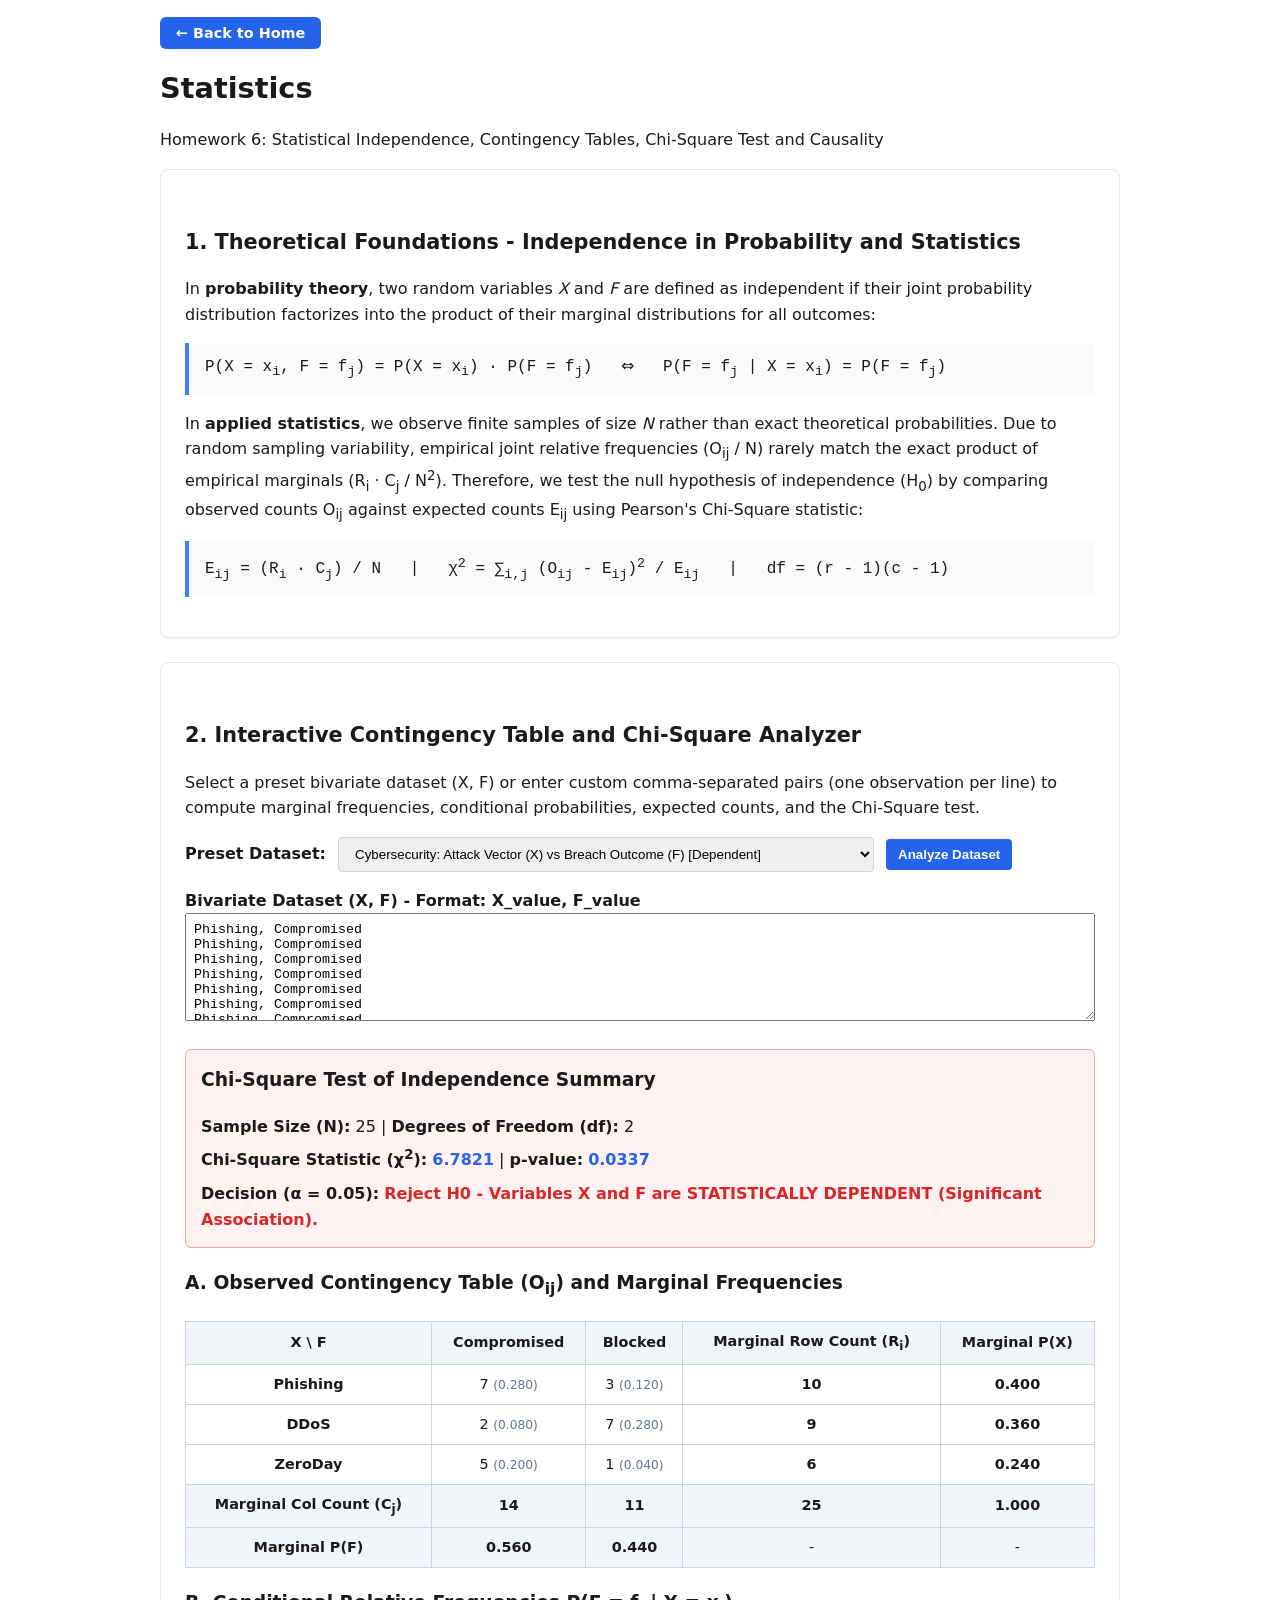
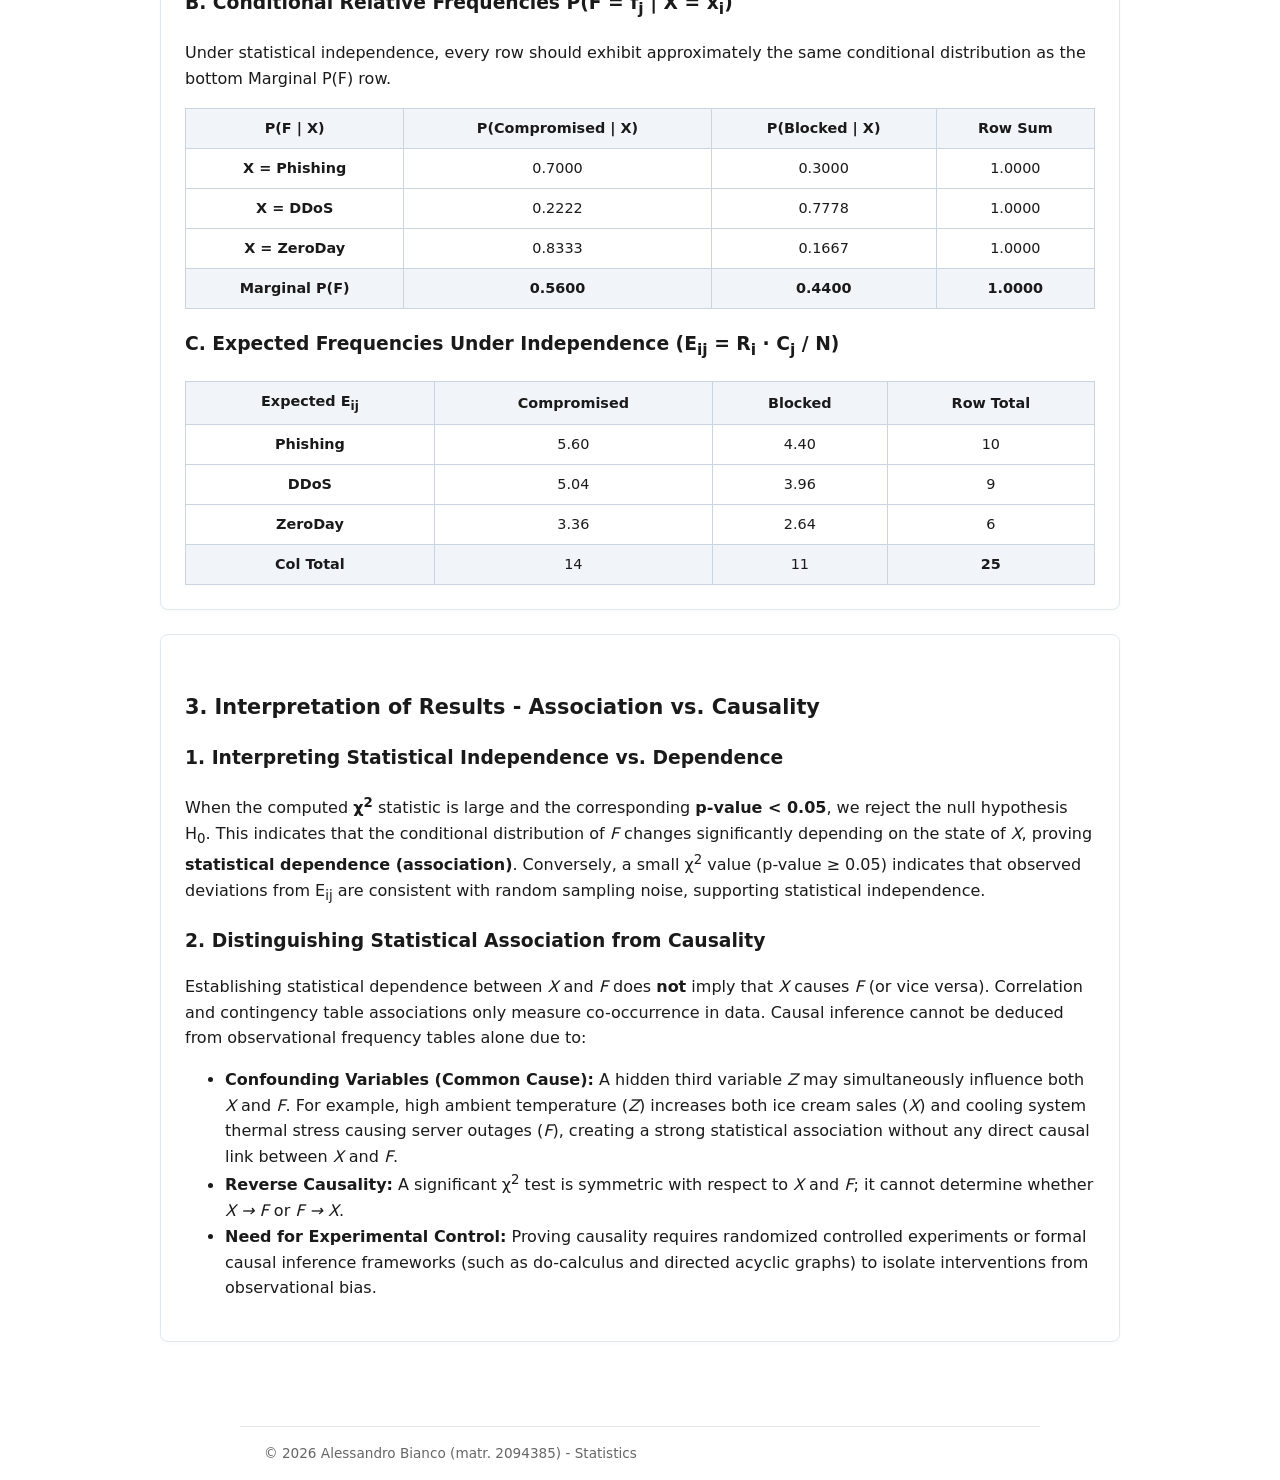
<file: hw6/homework6.html>
<!DOCTYPE html>
<html lang="en">
<head>
  <meta charset="UTF-8">
  <meta name="viewport" content="width=device-width, initial-scale=1.0">
  <title>Homework 6 - Statistics 2026</title>
  <link rel="stylesheet" href="../style.css">
  <link rel="icon" href="../statistics.ico">
  <script src="homework6.js" defer></script>
</head>
<body>
  <main class="hw-container">
    <a href="../index.html" class="btn-back">&larr; Back to Home</a>
    <h1>Statistics</h1>
    <p>Homework 6: Statistical Independence, Contingency Tables, Chi-Square Test and Causality</p>

    <!-- Section 1: Theoretical Concepts -->
    <section class="section-box">
      <h2>1. Theoretical Foundations - Independence in Probability and Statistics</h2>
      <p>
        In <strong>probability theory</strong>, two random variables <em>X</em> and <em>F</em> are defined as independent if their joint probability distribution factorizes into the product of their marginal distributions for all outcomes:
      </p>
      <div class="math-block">
        P(X = x<sub>i</sub>, F = f<sub>j</sub>) = P(X = x<sub>i</sub>) &middot; P(F = f<sub>j</sub>) &nbsp;&nbsp;&hArr;&nbsp;&nbsp; P(F = f<sub>j</sub> | X = x<sub>i</sub>) = P(F = f<sub>j</sub>)
      </div>
      <p>
        In <strong>applied statistics</strong>, we observe finite samples of size <em>N</em> rather than exact theoretical probabilities. Due to random sampling variability, empirical joint relative frequencies (O<sub>ij</sub> / N) rarely match the exact product of empirical marginals (R<sub>i</sub> &middot; C<sub>j</sub> / N<sup>2</sup>). Therefore, we test the null hypothesis of independence (H<sub>0</sub>) by comparing observed counts O<sub>ij</sub> against expected counts E<sub>ij</sub> using Pearson's Chi-Square statistic:
      </p>
      <div class="math-block">
        E<sub>ij</sub> = (R<sub>i</sub> &middot; C<sub>j</sub>) / N &nbsp;&nbsp;|&nbsp;&nbsp; &chi;<sup>2</sup> = &sum;<sub>i,j</sub> (O<sub>ij</sub> - E<sub>ij</sub>)<sup>2</sup> / E<sub>ij</sub> &nbsp;&nbsp;|&nbsp;&nbsp; df = (r - 1)(c - 1)
      </div>
    </section>

    <!-- Section 2: Interactive Bivariate Dataset Analyzer -->
    <section class="section-box">
      <h2>2. Interactive Contingency Table and Chi-Square Analyzer</h2>
      <p>
        Select a preset bivariate dataset (X, F) or enter custom comma-separated pairs (one observation per line) to compute marginal frequencies, conditional probabilities, expected counts, and the Chi-Square test.
      </p>

      <div class="calc-controls" style="margin-top: 15px;">
        <label for="datasetPreset">Preset Dataset:</label>
        <select id="datasetPreset">
          <option value="dependent">Cybersecurity: Attack Vector (X) vs Breach Outcome (F) [Dependent]</option>
          <option value="independent">Infrastructure: Server OS (X) vs Power Supply Failure (F) [Independent]</option>
          <option value="spurious">Observational: Ice Cream Sales (X) vs Network Outages (F) [Spurious Association]</option>
        </select>
        <button id="analyzeBtn">Analyze Dataset</button>
      </div>

      <div style="margin-top: 15px;">
        <label for="bivariateInput"><strong>Bivariate Dataset (X, F) - Format: X_value, F_value</strong></label>
        <textarea id="bivariateInput" rows="6" style="width: 100%; padding: 8px; font-family: monospace;"></textarea>
      </div>

      <!-- Test Result Banner -->
      <div id="testResultBox" style="margin-top: 20px; padding: 15px; border-radius: 6px; background: #f8fafc; border: 1px solid #cbd5e1;">
        <h3 style="margin-top: 0;">Chi-Square Test of Independence Summary</h3>
        <p style="margin: 5px 0;"><strong>Sample Size (N):</strong> <span id="statN">-</span> | <strong>Degrees of Freedom (df):</strong> <span id="statDf">-</span></p>
        <p style="margin: 5px 0;"><strong>Chi-Square Statistic (&chi;<sup>2</sup>):</strong> <span id="statChi2" style="color: #2563eb; font-weight: bold;">-</span> | <strong>p-value:</strong> <span id="statPVal" style="color: #2563eb; font-weight: bold;">-</span></p>
        <p style="margin: 8px 0 0 0;"><strong>Decision (&alpha; = 0.05):</strong> <span id="statConclusion" style="font-weight: bold;">-</span></p>
      </div>

      <!-- Table 1: Observed Contingency Table & Marginals -->
      <div style="margin-top: 20px;">
        <h3>A. Observed Contingency Table (O<sub>ij</sub>) and Marginal Frequencies</h3>
        <div class="table-wrapper" id="observedTableContainer"></div>
      </div>

      <!-- Table 2: Conditional Frequencies P(F | X) -->
      <div style="margin-top: 20px;">
        <h3>B. Conditional Relative Frequencies P(F = f<sub>j</sub> | X = x<sub>i</sub>)</h3>
        <p>Under statistical independence, every row should exhibit approximately the same conditional distribution as the bottom Marginal P(F) row.</p>
        <div class="table-wrapper" id="conditionalTableContainer"></div>
      </div>

      <!-- Table 3: Expected Frequencies under Independence -->
      <div style="margin-top: 20px;">
        <h3>C. Expected Frequencies Under Independence (E<sub>ij</sub> = R<sub>i</sub> &middot; C<sub>j</sub> / N)</h3>
        <div class="table-wrapper" id="expectedTableContainer"></div>
      </div>
    </section>

    <!-- Section 3: Interpretation and Causality Discussion -->
    <section class="section-box">
      <h2>3. Interpretation of Results - Association vs. Causality</h2>
      
      <h3>1. Interpreting Statistical Independence vs. Dependence</h3>
      <p>
        When the computed <strong>&chi;<sup>2</sup></strong> statistic is large and the corresponding <strong>p-value &lt; 0.05</strong>, we reject the null hypothesis H<sub>0</sub>. This indicates that the conditional distribution of <em>F</em> changes significantly depending on the state of <em>X</em>, proving <strong>statistical dependence (association)</strong>. Conversely, a small &chi;<sup>2</sup> value (p-value &ge; 0.05) indicates that observed deviations from E<sub>ij</sub> are consistent with random sampling noise, supporting statistical independence.
      </p>

      <h3>2. Distinguishing Statistical Association from Causality</h3>
      <p>
        Establishing statistical dependence between <em>X</em> and <em>F</em> does <strong>not</strong> imply that <em>X</em> causes <em>F</em> (or vice versa). Correlation and contingency table associations only measure co-occurrence in data. Causal inference cannot be deduced from observational frequency tables alone due to:
      </p>
      <ul>
        <li>
          <strong>Confounding Variables (Common Cause):</strong> A hidden third variable <em>Z</em> may simultaneously influence both <em>X</em> and <em>F</em>. For example, high ambient temperature (<em>Z</em>) increases both ice cream sales (<em>X</em>) and cooling system thermal stress causing server outages (<em>F</em>), creating a strong statistical association without any direct causal link between <em>X</em> and <em>F</em>.
        </li>
        <li>
          <strong>Reverse Causality:</strong> A significant &chi;<sup>2</sup> test is symmetric with respect to <em>X</em> and <em>F</em>; it cannot determine whether <em>X &rarr; F</em> or <em>F &rarr; X</em>.
        </li>
        <li>
          <strong>Need for Experimental Control:</strong> Proving causality requires randomized controlled experiments or formal causal inference frameworks (such as do-calculus and directed acyclic graphs) to isolate interventions from observational bias.
        </li>
      </ul>
    </section>

  </main>

  <footer class="site-footer">
    &copy; 2026 Alessandro Bianco (matr. 2094385) - Statistics
  </footer>

</body>
</html>
</file>
<file: style.css>
:root {
  --bg: #ffffff;
  --text: #1a1a1a;
  --muted: #666;
  --accent: #4a5aef;
  --card-bg: #f6f7fb;
  --border: #e3e5ec;
}

* { box-sizing: border-box; }

body {
  margin: 0;
  font-family: system-ui, -apple-system, "Segoe UI", Roboto, sans-serif;
  background: var(--bg);
  color: var(--text);
  line-height: 1.6;
}

header.site-header {
  padding: 32px 24px 16px;
  max-width: 800px;
  margin: 0 auto;
}

main {
  max-width: 800px;
  margin: 0 auto;
  padding: 0 24px 60px;
}

h1 { font-size: 1.8rem; margin-bottom: 4px; }
h2 { font-size: 1.3rem; margin-top: 32px; }
p.subtitle { color: var(--muted); margin-top: 0; }

/* Lista homework in home page */
ul.hw-list {
  list-style: none;
  padding: 0;
  margin: 24px 0;
}

ul.hw-list li {
  margin-bottom: 10px;
}

ul.hw-list a {
  display: block;
  padding: 14px 18px;
  background: var(--card-bg);
  border: 1px solid var(--border);
  border-radius: 8px;
  text-decoration: none;
  color: var(--text);
  transition: border-color 0.15s ease;
}

ul.hw-list a:hover {
  border-color: var(--accent);
}

/* Bottone BACK per pagine*/
a.back-btn {
  display: inline-block;
  margin-bottom: 24px;
  padding: 8px 14px;
  background: var(--card-bg);
  border: 1px solid var(--border);
  border-radius: 6px;
  color: var(--text);
  text-decoration: none;
  font-size: 0.9rem;
}

a.back-btn:hover {
  border-color: var(--accent);
}

/* Box formula testuale*/
.formula {
  background: var(--card-bg);
  border: 1px solid var(--border);
  border-radius: 6px;
  padding: 12px 16px;
  font-family: "Cambria Math", Georgia, serif;
  font-size: 1.05rem;
  margin: 16px 0;
}

/* Box controlli simulazione */
.sim-box {
  border: 1px solid var(--border);
  border-radius: 8px;
  padding: 16px;
  margin: 20px 0;
  background: var(--card-bg);
}

.sim-box label { display: block; margin-bottom: 4px; font-size: 0.9rem; }
.sim-box input[type="range"] { width: 100%; }
.sim-box button {
  padding: 8px 14px;
  border-radius: 6px;
  border: 1px solid var(--border);
  background: white;
  cursor: pointer;
  margin-right: 8px;
}
.sim-box button:hover { border-color: var(--accent); }

canvas { max-width: 100%; background: white; border-radius: 6px; }

footer.site-footer {
  max-width: 800px;
  margin: 40px auto 0;
  padding: 16px 24px;
  color: var(--muted);
  font-size: 0.85rem;
  border-top: 1px solid var(--border);
}


/* Homework 1 Style */
.section-box {
  background: #ffffff;
  border: 1px solid #e2e8f0;
  border-radius: 8px;
  padding: 24px;
  margin-bottom: 24px;
  box-shadow: 0 2px 4px rgba(0,0,0,0.02);
}

.math-block {
  background: #f8fafc;
  border-left: 4px solid #3b82f6;
  padding: 12px 16px;
  font-family: 'Courier New', Courier, monospace;
  margin: 16px 0;
  overflow-x: auto;
}

.grid-container {
  display: grid;
  grid-template-columns: 1fr 1fr;
  gap: 20px;
}

@media (max-width: 768px) {
  .grid-container {
    grid-template-columns: 1fr;
  }
}

.calc-controls {
  display: flex;
  gap: 12px;
  align-items: center;
  margin-bottom: 16px;
  flex-wrap: wrap;
}

.calc-controls label {
  font-weight: bold;
}

.calc-controls input, .calc-controls select, .calc-controls button {
  padding: 8px 12px;
  border: 1px solid #cbd5e1;
  border-radius: 4px;
}

.calc-controls button {
  background-color: #2563eb;
  color: #ffffff;
  border: none;
  cursor: pointer;
  font-weight: bold;
}

.calc-controls button:hover {
  background-color: #1d4ed8;
}

.log-table {
  width: 100%;
  border-collapse: collapse;
  margin-top: 12px;
  font-size: 0.9em;
}

.log-table th, .log-table td {
  border: 1px solid #cbd5e1;
  padding: 8px;
  text-align: center;
}

.log-table th {
  background-color: #f1f5f9;
}

.canvas-container {
  text-align: center;
  background: #f8fafc;
  border: 1px solid #e2e8f0;
  border-radius: 8px;
  padding: 12px;
}

canvas {
  background: #ffffff;
  border: 1px solid #cbd5e1;
  border-radius: 4px;
  max-width: 100%;
}

.public-key-badge {
  display: inline-block;
  background: #dcfce7;
  color: #166534;
  border: 1px solid #86efac;
  padding: 8px 16px;
  border-radius: 6px;
  font-weight: bold;
  font-size: 1.1em;
  margin-top: 12px;
}


/* --- Header Layout & Back Button --- */
.header-container {
  max-width: 1000px;
  margin: 0 auto;
  display: flex;
  justify-content: space-between;
  align-items: center;
  flex-wrap: wrap;
  gap: 10px;
}

.btn-back {
  padding: 8px 16px;
  background-color: #2563eb;
  color: #ffffff;
  text-decoration: none;
  border-radius: 6px;
  font-weight: bold;
  font-size: 0.9em;
  transition: background-color 0.2s ease;
}

.btn-back:hover {
  background-color: #1d4ed8;
}

/* Container principale per il contenuto degli Homework */
.hw-container {
  max-width: 1000px;
  margin: 0 auto;
  padding: 20px;
}
</file>
